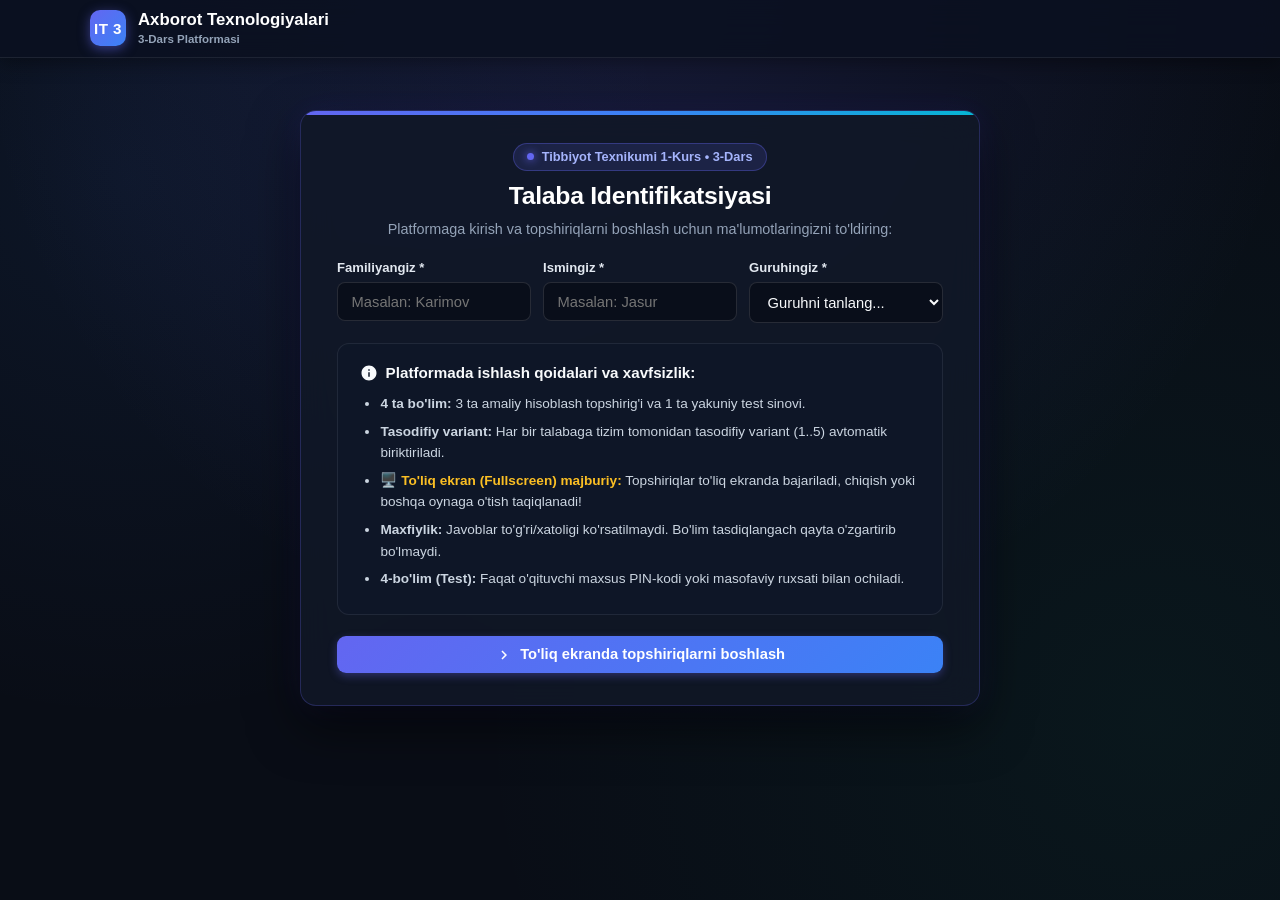
<file: index.html>
<!DOCTYPE html>
<html lang="uz">
<head>
  <meta charset="UTF-8">
  <meta name="viewport" content="width=device-width, initial-scale=1.0">
  <title>3-Dars: Axborot Texnologiyalari — O'quv va Test Platformasi</title>
  <link rel="stylesheet" href="css/style.css?v=20260913_dark">
  <link rel="stylesheet" href="css/student.css?v=20260913_dark">
  <link rel="icon" type="image/svg+xml" href="data:image/svg+xml,<svg xmlns='http://www.w3.org/2000/svg' viewBox='0 0 24 24' fill='%234f46e5'><path d='M12 3L1 9l11 6 9-4.91V17h2V9L12 3zm0 12.55L4.47 11 12 6.89 19.53 11 12 15.55zM6 15.5v3.45c0 2.21 2.69 4 6 4s6-1.79 6-4v-3.45c-1.57 1.02-3.66 1.55-6 1.55s-4.43-.53-6-1.55z'/></svg>">
</head>
<body oncontextmenu="return false;" oncopy="return false;" oncut="return false;" onpaste="return false;">

  <!-- Yuqori Header -->
  <header class="app-header">
    <div class="header-container">
      <div class="logo-area">
        <div class="logo-icon">IT 3</div>
        <div class="logo-text">
          <h1>Axborot Texnologiyalari</h1>
          <p>3-Dars Platformasi</p>
        </div>
      </div>

      <!-- Sessiya faol bo'lganda ko'rinuvchi talaba ma'lumotlari -->
      <div id="headerMeta" class="header-meta" style="display: none;">
        <div class="user-badge user-badge-name" title="Talaba">
          <svg class="icon icon-sm" viewBox="0 0 24 24"><path d="M12 12c2.21 0 4-1.79 4-4s-1.79-4-4-4-4 1.79-4 4 1.79 4 4 4zm0 2c-2.67 0-8 1.34-8 4v2h16v-2c0-2.66-5.33-4-8-4z"/></svg>
          <span id="userNameDisplay">Talaba</span>
        </div>

        <div class="user-badge user-badge-group" title="Guruh">
          <span id="userGroupDisplay">26-01-guruh</span>
        </div>

        <div class="user-badge user-badge-variant" id="userVariantBadge" title="Variant">
          <span id="userVariantDisplay">1-variant</span>
        </div>

        <div id="currentSectionBadge" class="timer-badge">
          1-Bo'lim
        </div>
      </div>

      <div style="display: flex; align-items: center; gap: 0.5rem; margin-left: auto;">
        <button type="button" id="btnLogout" class="btn-logout" style="display: none;" title="Tizimdan chiqish — keyingi talaba kirishi uchun">
          <svg class="icon icon-sm" viewBox="0 0 24 24"><path d="M17 7l-1.41 1.41L18.17 11H8v2h10.17l-2.58 2.58L17 17l5-5zM4 5h8V3H4c-1.1 0-2 .9-2 2v14c0 1.1.9 2 2 2h8v-2H4V5z"/></svg>
          Chiqish
        </button>
      </div>
    </div>
  </header>

  <main class="main-wrapper" style="max-width: 1060px; margin: 1.25rem auto; padding: 0 1rem; width: 100%;">

    <!-- 1-KO'RINISh: TALABA MA'LUMOTLARINI KIRITISH (LOGIN) -->
    <div id="viewRegister" class="view-screen active">
      <div class="card index-card cyber-register-card">
        <div class="register-header">
          <div class="cyber-badge-wrap">
            <span class="cyber-badge"><span class="cyber-badge-dot"></span> Tibbiyot Texnikumi 1-Kurs &bull; 3-Dars</span>
          </div>
          <h2 class="register-title">Talaba Identifikatsiyasi</h2>
          <p class="register-desc">
            Platformaga kirish va topshiriqlarni boshlash uchun ma'lumotlaringizni to'ldiring:
          </p>
        </div>

        <form id="studentForm" novalidate>
          <div class="index-grid register-grid-3">
            <div class="form-group">
              <label class="form-label" for="lastName">Familiyangiz *</label>
              <input type="text" id="lastName" class="form-input" placeholder="Masalan: Karimov" autocomplete="off" required>
            </div>

            <div class="form-group">
              <label class="form-label" for="firstName">Ismingiz *</label>
              <input type="text" id="firstName" class="form-input" placeholder="Masalan: Jasur" autocomplete="off" required>
            </div>

            <div class="form-group">
              <label class="form-label" for="studentGroupSelect">Guruhingiz *</label>
              <select id="studentGroupSelect" class="form-input" required>
                <option value="">Guruhni tanlang...</option>
                <option value="26-01">26-01-guruh</option>
                <option value="26-02">26-02-guruh</option>
                <option value="26-03">26-03-guruh</option>
                <option value="26-04">26-04-guruh</option>
                <option value="26-05">26-05-guruh</option>
                <option value="26-06">26-06-guruh</option>
                <option value="26-07">26-07-guruh</option>
              </select>
            </div>
          </div>

          <div class="rules-box cyber-rules-box">
            <h4 class="rules-title">
              <svg class="icon" viewBox="0 0 24 24"><path d="M12 2C6.48 2 2 6.48 2 12s4.48 10 10 10 10-4.48 10-10S17.52 2 12 2zm1 15h-2v-6h2v6zm0-8h-2V7h2v2z"/></svg>
              Platformada ishlash qoidalari va xavfsizlik:
            </h4>
            <ul class="rules-list">
              <li><strong>4 ta bo'lim:</strong> 3 ta amaliy hisoblash topshirig'i va 1 ta yakuniy test sinovi.</li>
              <li><strong>Tasodifiy variant:</strong> Har bir talabaga tizim tomonidan tasodifiy variant (1..5) avtomatik biriktiriladi.</li>
              <li><strong class="highlight-warning">🖥️ To'liq ekran (Fullscreen) majburiy:</strong> Topshiriqlar to'liq ekranda bajariladi, chiqish yoki boshqa oynaga o'tish taqiqlanadi!</li>
              <li><strong>Maxfiylik:</strong> Javoblar to'g'ri/xatoligi ko'rsatilmaydi. Bo'lim tasdiqlangach qayta o'zgartirib bo'lmaydi.</li>
              <li><strong>4-bo'lim (Test):</strong> Faqat o'qituvchi maxsus PIN-kodi yoki masofaviy ruxsati bilan ochiladi.</li>
            </ul>
          </div>

          <button type="submit" class="btn btn-primary btn-start-platform">
            <svg class="icon" viewBox="0 0 24 24"><path d="M10 6L8.59 7.41 13.17 12l-4.58 4.59L10 18l6-6z"/></svg>
            To'liq ekranda topshiriqlarni boshlash
          </button>
        </form>
      </div>
    </div>

    <!-- 2-KO'RINISh: ASOSIY PLATFORMA (BO'LIMLAR) -->
    <div id="viewPlatform" style="display: none;">

      <!-- Bo'limlar navigatsiyasi (Zanjir) -->
      <nav class="steps-container">
        <div class="step-item active" data-step="1">
          <div class="step-num">1</div>
          <div class="step-info">
            <span class="step-title">O'lchov birliklari</span>
            <span class="step-sub" data-step-count="1">...</span>
          </div>
        </div>

        <div class="step-item locked" data-step="2">
          <div class="step-num">2</div>
          <div class="step-info">
            <span class="step-title">2-likdan 10-likka</span>
            <span class="step-sub" data-step-count="2">...</span>
          </div>
        </div>

        <div class="step-item locked" data-step="3">
          <div class="step-num">3</div>
          <div class="step-info">
            <span class="step-title">10-likdan 2-likka</span>
            <span class="step-sub" data-step-count="3">...</span>
          </div>
        </div>

        <div class="step-item locked" data-step="4">
          <div class="step-num">4</div>
          <div class="step-info">
            <span class="step-title">Yakuniy Test</span>
            <span class="step-sub" data-step-count="4">...</span>
          </div>
        </div>

        <div class="step-item locked" data-step="5">
          <div class="step-num">★</div>
          <div class="step-info">
            <span class="step-title">Umumiy Natija</span>
            <span class="step-sub">Baholash</span>
          </div>
        </div>
      </nav>

      <!-- AMALIY BO'LIMLAR KONTEYNERI (1, 2, 3) -->
      <div id="practicalSectionView">
        <div class="section-intro-card">
          <div class="section-head">
            <div class="section-title-wrap">
              <div id="practicalSecIcon" class="section-icon-box"></div>
              <div>
                <h3 id="practicalSecTitle" style="font-size: 1.2rem; font-weight: 850; color: var(--dark);">1-Bo'lim</h3>
                <p id="practicalSecSub" style="font-size: 0.85rem; color: var(--text-muted);"></p>
              </div>
            </div>
          </div>
          <div id="practicalSecRule" class="section-rule-box"></div>
        </div>

        <!-- 10 ta savol kartochkalari -->
        <div id="practicalQuestionsGrid" class="questions-grid">
          <!-- Savollar JS orqali joylanadi -->
        </div>

        <!-- Pastki tasdiqlash paneli -->
        <div class="submit-action-card">
          <div id="practicalStatusText" class="action-status-text">
            Javob berildi: <strong>0</strong> ta. Yozib bo'lgach "Tasdiqlash" tugmasini bosing.
          </div>
          <button type="button" id="btnSubmitPractical" class="btn btn-primary" style="padding: 0.75rem 1.6rem; font-size: 0.95rem;">
            <svg class="icon" viewBox="0 0 24 24"><path d="M14.4 6L14 4H5v17h2v-7h5.6l.4 2h7V6z"/></svg>
            Bo'limni tasdiqlash va yakunlash
          </button>
        </div>
      </div>

      <!-- 4-BO'LIM TEST KONTEYNERI -->
      <div id="testSectionView" style="display: none;">
        
        <!-- A) Test qulflangan holati -->
        <div id="testLockCard" class="locked-test-screen">
          <div class="lock-glow-orb">
            <div class="lock-big-icon">
              <svg viewBox="0 0 24 24"><path d="M18 8h-1V6c0-2.76-2.24-5-5-5S7 3.24 7 6v2H6c-1.1 0-2 .9-2 2v10c0 1.1.9 2 2 2h12c1.1 0 2-.9 2-2V10c0-1.1-.9-2-2-2zm-6 9c-1.1 0-2-.9-2-2s.9-2 2-2 2 .9 2 2-.9 2-2 2zm3.1-9H8.9V6c0-1.71 1.39-3.1 3.1-3.1 1.71 0 3.1 1.39 3.1 3.1v2z"/></svg>
            </div>
          </div>
          <div class="cyber-lock-badge">
            <span class="cyber-badge-dot"></span> 4-BO'LIM &bull; YAKUNIY TEST SINOVI
          </div>
          <h3 class="lock-title">Test Sinovi Qulflangan</h3>
          <p class="lock-desc">
            Ushbu bo'lim faqat o'qituvchi maxsus ruxsati bilan ochiladi. O'qituvchi bergan 4 xonali PIN-kodni kiriting yoki o'qituvchining masofadan ruxsat berishini kuting:
          </p>

          <div class="pin-input-group">
            <input type="password" id="testPinInput" class="pin-input-box" maxlength="6" placeholder="••••" autocomplete="off">
            <button type="button" id="btnVerifyPin" class="btn btn-primary btn-verify-pin">
              Ruxsat olish &rarr;
            </button>
          </div>
          <div id="pinErrorMessage" class="pin-error-msg"></div>

          <div class="lock-remote-status">
            <span class="remote-pulse-dot"></span>
            <span>O'qituvchi ruxsati kutilmoqda (avtomatik yangilanadi)...</span>
          </div>
        </div>

        <!-- B) Test faol holati -->
        <div id="testActiveCard" style="display: none;">
          <div class="card test-session-card">
            <div class="test-top-bar">
              <div class="test-counter-label">
                Savol: <span id="testQuestionCounter">1 / 20</span>
              </div>
              <div class="timer-badge test-timer-box">
                <svg class="icon" viewBox="0 0 24 24"><path d="M12 2C6.5 2 2 6.5 2 12s4.5 10 10 10 10-4.5 10-10S17.5 2 12 2zm0 18c-4.41 0-8-3.59-8-8s3.59-8 8-8 8 3.59 8 8-3.59 8-8 8zm.5-13H11v6l5.2 3.1.8-1.3-4.5-2.7V7z"/></svg>
                <span id="testTimerDisplay">25:00</span>
              </div>
            </div>

            <!-- Progress bar -->
            <div class="test-progress-bar">
              <div id="testProgressFill" class="test-progress-fill"></div>
            </div>

            <!-- Savollar palitrasi (1..20) -->
            <div id="testPalette" class="palette-container"></div>

            <!-- Savol matni -->
            <div id="testQuestionText" class="question-text">
              Savol yuklanmoqda...
            </div>

            <!-- 4 ta variant (A, B, C, D) -->
            <div id="testOptionsContainer" class="options-grid test-options-wrap"></div>

            <!-- Navigatsiya tugmalari -->
            <div class="test-nav-bar">
              <button type="button" id="btnTestPrev" class="btn btn-secondary">
                &larr; Oldingi
              </button>
              <button type="button" id="btnFinishTest" class="btn btn-danger">
                Testni yakunlash
              </button>
              <button type="button" id="btnTestNext" class="btn btn-primary">
                Keyingi &rarr;
              </button>
            </div>
          </div>
        </div>

      </div>

      <!-- 5-KO'RINISh: YAKUNIY UMUMIY NATIJA -->
      <div id="finalSummaryView" style="display: none;">
        <div class="card final-summary-card">
          <div class="summary-check-circle">
            <svg viewBox="0 0 24 24"><path d="M12 2C6.48 2 2 6.48 2 12s4.48 10 10 10 10-4.48 10-10S17.52 2 12 2zm-2 15l-5-5 1.41-1.41L10 14.17l7.59-7.59L19 8l-9 9z"/></svg>
          </div>

          <h2 class="summary-heading">
            Barcha Topshiriqlar Yakunlandi!
          </h2>
          <p class="summary-student-line">
            <span id="resStudentName">-</span> &bull; 
            <span id="resStudentGroup">-</span> &bull; 
            <span id="resStudentVariant">1-variant</span>
          </p>

          <!-- 4 ta bo'lim bo'yicha hisobot gridi -->
          <div class="summary-results-grid">
            <div class="summary-score-box">
              <h5>1-Bo'lim (O'lchov)</h5>
              <div id="scoreSec1" class="score-val">-</div>
            </div>
            <div class="summary-score-box">
              <h5>2-Bo'lim (2→10)</h5>
              <div id="scoreSec2" class="score-val">-</div>
            </div>
            <div class="summary-score-box">
              <h5>3-Bo'lim (10→2)</h5>
              <div id="scoreSec3" class="score-val">-</div>
            </div>
            <div class="summary-score-box">
              <h5>4-Bo'lim (Test)</h5>
              <div id="scoreSec4" class="score-val">-</div>
            </div>
          </div>

          <!-- Umumiy to'plangan ball va Baho -->
          <div class="summary-score-banner">
            <div class="summary-banner-label">Umumiy natija:</div>
            <div class="summary-banner-score">
              <span id="resTotalCorrect">-</span> 
              <span class="summary-banner-pct">(<span id="resPercent">0%</span>)</span>
            </div>
            <div>
              <span id="resGradeBadge" class="badge badge-success grade-badge-large">
                5 — A'lo
              </span>
            </div>
          </div>

          <p class="summary-footnote">
            * Natijalaringiz o'qituvchi admin paneliga va Google Sheets jadvaliga avtomatik ravishda saqlandi.
          </p>
        </div>
      </div>

    </div>
  </main>

  <!-- Bo'lim Yakunlanganida Chiquvchi Modal -->
  <div id="sectionCompleteModal" class="modal-overlay">
    <div class="modal-box section-modal-box">
      <div class="modal-complete-icon">
        <svg viewBox="0 0 24 24"><path d="M12 2C6.48 2 2 6.48 2 12s4.48 10 10 10 10-4.48 10-10S17.52 2 12 2zm-2 15l-5-5 1.41-1.41L10 14.17l7.59-7.59L19 8l-9 9z"/></svg>
      </div>
      <h3 id="modalSecTitle" class="modal-sec-title">Bo'lim yakunlandi!</h3>
      <div id="modalSecScore" class="modal-sec-score">-</div>
      <p class="modal-sec-desc">
        Ushbu bo'lim muvaffaqiyatli saqlandi va qulflanadi. Yonizdagi talabalarga ko'rinmasligi uchun to'g'ri javoblar ko'rsatilmaydi.
      </p>
      <button type="button" id="btnModalNextSec" class="btn btn-primary modal-next-btn">
        Keyingi bo'limga o'tish &rarr;
      </button>
    </div>
  </div>

  <!-- To'liq ekrandan chiqqanda to'suvchi Xavfsizlik Modali (Anti-Cheat Fullscreen Enforcer) -->
  <div id="fullscreenWarningModal" class="fullscreen-blocker-overlay" style="display: none;">
    <div class="fullscreen-blocker-box">
      <div class="blocker-icon-wrap">
        <svg viewBox="0 0 24 24"><path d="M12 2C6.48 2 2 6.48 2 12s4.48 10 10 10 10-4.48 10-10S17.52 2 12 2zm1 15h-2v-2h2v2zm0-4h-2V7h2v6z"/></svg>
      </div>
      <div class="blocker-badge">XAVFSIZLIK TALABI</div>
      <h2 class="blocker-title">To'liq Ekran Rejimi Majburiy!</h2>
      <p class="blocker-desc">
        Siz to'liq ekran rejimidan chiqdingiz yoki boshqa oynaga o'tdingiz.<br>
        Platforma qoidalariga ko'ra, topshiriqlar faqat <strong>To'liq ekran (Fullscreen)</strong> rejimida bajarilishi shart.
      </p>
      <p class="blocker-sub">
        Davom etish uchun quyidagi tugmani bosing va ekranni to'liq rejimga qaytaring:
      </p>
      <button type="button" id="btnResumeFullscreen" class="btn btn-primary btn-resume-fs">
        <svg class="icon" viewBox="0 0 24 24"><path d="M7 14H5v5h5v-2H7v-3zm-2-4h2V7h3V5H5v5zm12 7h-3v2h5v-5h-2v3zM14 5v2h3v3h2V5h-5z"/></svg>
        To'liq ekranga qaytish
      </button>
    </div>
  </div>

  <!-- Chiroyli Cyber Bildirishnoma va Tasdiqlash Modali (In-DOM, Fullscreendan chiqarmaydi) -->
  <div id="cyberDialogModal" class="cyber-dialog-overlay" style="display: none;">
    <div class="cyber-dialog-box">
      <div class="cyber-dialog-icon-wrap" id="cyberDialogIconWrap">
        <svg id="cyberDialogIcon" viewBox="0 0 24 24"><path d="M12 2C6.48 2 2 6.48 2 12s4.48 10 10 10 10-4.48 10-10S17.52 2 12 2zm1 15h-2v-2h2v2zm0-4h-2V7h2v6z"/></svg>
      </div>
      <div class="cyber-dialog-badge" id="cyberDialogBadge">BILDIRISHNOMA</div>
      <h3 class="cyber-dialog-title" id="cyberDialogTitle">Diqqat!</h3>
      <div class="cyber-dialog-message" id="cyberDialogMessage">Avval 1-bo'limni yakunlashingiz kerak!</div>
      <div class="cyber-dialog-actions" id="cyberDialogActions">
        <button type="button" id="btnCyberDialogCancel" class="btn btn-outline cyber-dialog-btn-cancel" style="display: none;">
          Bekor qilish
        </button>
        <button type="button" id="btnCyberDialogOk" class="btn btn-primary cyber-dialog-btn-ok">
          Tushundim
        </button>
      </div>
    </div>
  </div>

  <!-- Skriptlar -->
  <script src="js/config.js?v=20260914_2"></script>
  <script src="js/exercises.js?v=20260914_2"></script>
  <script src="js/questions.js?v=20260914_2"></script>
  <script src="js/student.js?v=20260914_2"></script>
</body>
</html>
</file>
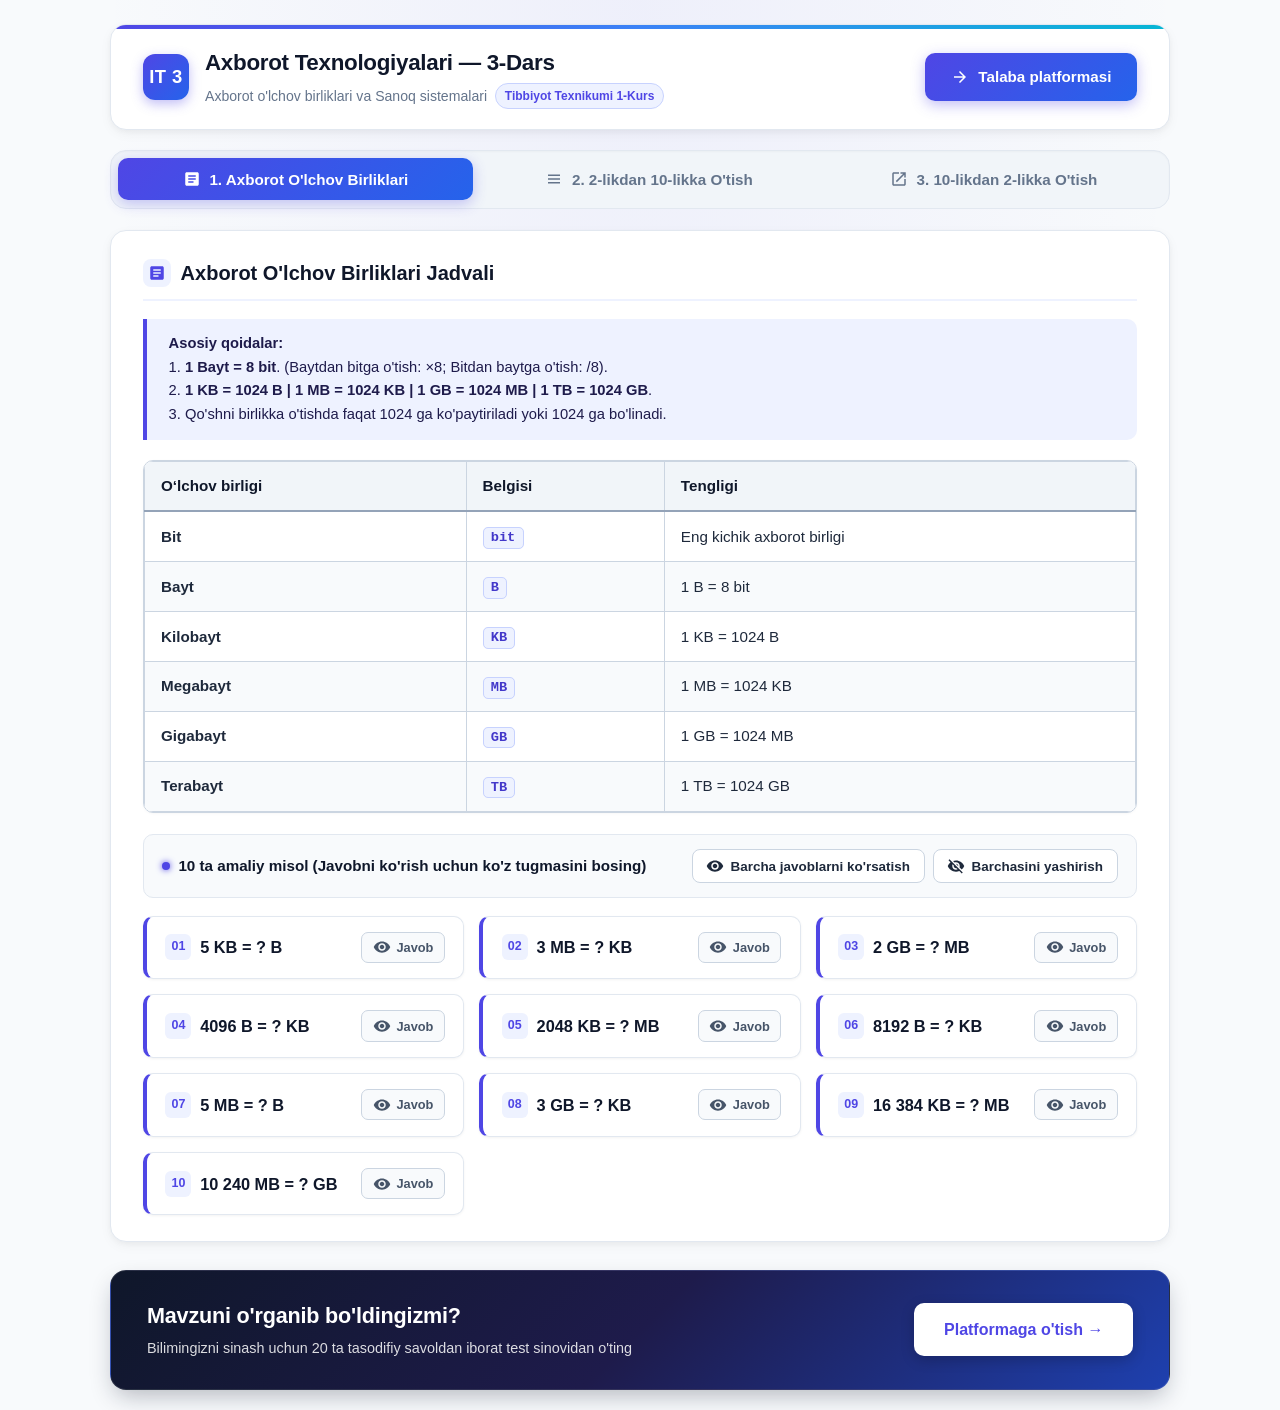
<file: dars.html>
<!DOCTYPE html>
<html lang="uz">
<head>
  <meta charset="UTF-8">
  <meta name="viewport" content="width=device-width, initial-scale=1.0">
  <title>Axborot Texnologiyalari — 3-Dars: O'lchov Birliklari va Sanoq Sistemalari</title>
  <link rel="icon" type="image/svg+xml" href="data:image/svg+xml,<svg xmlns='http://www.w3.org/2000/svg' viewBox='0 0 24 24' fill='%234f46e5'><path d='M18 2H6c-1.1 0-2 .9-2 2v16c0 1.1.9 2 2 2h12c1.1 0 2-.9 2-2V4c0-1.1-.9-2-2-2zM6 4h5v8l-2.5-1.5L6 12V4z'/></svg>">
  <style>
    :root {
      --primary: #4f46e5;
      --primary-hover: #4338ca;
      --primary-gradient: linear-gradient(135deg, #4f46e5 0%, #2563eb 100%);
      --primary-light: #eef2ff;
      --primary-border: #c7d2fe;
      --success: #10b981;
      --success-light: #ecfdf5;
      --dark: #0f172a;
      --text: #1e293b;
      --muted: #64748b;
      --bg: #f8fafc;
      --card: #ffffff;
      --border: #e2e8f0;
      --table-border: #cbd5e1;
      --radius: 12px;
      --radius-lg: 16px;
      --shadow-sm: 0 1px 3px rgba(0,0,0,0.05);
      --shadow: 0 4px 14px -2px rgba(0, 0, 0, 0.06), 0 2px 6px -1px rgba(0, 0, 0, 0.04);
      --shadow-lg: 0 12px 28px -6px rgba(0, 0, 0, 0.08);
    }

    * {
      box-sizing: border-box;
      margin: 0;
      padding: 0;
      font-family: -apple-system, BlinkMacSystemFont, "Segoe UI", Roboto, "Helvetica Neue", Arial, sans-serif;
    }

    body {
      background-color: var(--bg);
      background-image: radial-gradient(at 50% 0%, rgba(79, 70, 229, 0.06) 0px, transparent 60%);
      color: var(--text);
      line-height: 1.6;
      padding: 1.5rem;
    }

    .container {
      max-width: 1060px;
      margin: 0 auto;
    }

    /* Header: Floating Premium Card */
    header {
      background: var(--card);
      border: 1px solid var(--border);
      border-radius: var(--radius-lg);
      padding: 1.25rem 2rem;
      margin-bottom: 1.25rem;
      display: flex;
      justify-content: space-between;
      align-items: center;
      box-shadow: var(--shadow);
      flex-wrap: wrap;
      gap: 1.2rem;
      position: relative;
      overflow: hidden;
    }

    header::before {
      content: '';
      position: absolute;
      top: 0;
      left: 0;
      right: 0;
      height: 4px;
      background: linear-gradient(90deg, #4f46e5, #3b82f6, #06b6d4);
    }

    .header-brand {
      display: flex;
      align-items: center;
      gap: 1rem;
    }

    .brand-icon {
      width: 46px;
      height: 46px;
      border-radius: 12px;
      background: var(--primary-gradient);
      color: #ffffff;
      display: flex;
      align-items: center;
      justify-content: center;
      font-weight: 900;
      font-size: 1.15rem;
      box-shadow: 0 4px 12px rgba(79, 70, 229, 0.35);
      letter-spacing: 0.5px;
      flex-shrink: 0;
    }

    .header-title h1 {
      font-size: 1.4rem;
      color: var(--dark);
      font-weight: 850;
      letter-spacing: -0.3px;
    }

    .header-title p {
      font-size: 0.88rem;
      color: var(--muted);
      margin-top: 0.15rem;
      display: flex;
      align-items: center;
      gap: 0.5rem;
      flex-wrap: wrap;
    }

    .badge-tag {
      background: #eef2ff;
      color: var(--primary);
      border: 1px solid var(--primary-border);
      padding: 0.15rem 0.55rem;
      border-radius: 20px;
      font-size: 0.75rem;
      font-weight: 750;
    }

    .btn-test {
      display: inline-flex;
      align-items: center;
      gap: 0.6rem;
      background: var(--primary-gradient);
      color: white;
      text-decoration: none;
      padding: 0.75rem 1.6rem;
      border-radius: 10px;
      font-size: 0.95rem;
      font-weight: 800;
      box-shadow: 0 4px 14px rgba(79, 70, 229, 0.35);
      transition: all 0.2s cubic-bezier(0.4, 0, 0.2, 1);
    }

    .btn-test:hover {
      transform: translateY(-2px);
      box-shadow: 0 6px 20px rgba(79, 70, 229, 0.45);
    }

    .btn-test:active {
      transform: translateY(0);
    }

    /* Tabs Navigation: Segmented Modern Control */
    .tabs-nav {
      display: flex;
      gap: 0.5rem;
      margin-bottom: 1.35rem;
      background: #f1f5f9;
      padding: 0.45rem;
      border-radius: var(--radius-lg);
      border: 1px solid var(--border);
      box-shadow: inset 0 1px 2px rgba(0,0,0,0.03);
    }

    .tab-btn {
      display: inline-flex;
      align-items: center;
      justify-content: center;
      gap: 0.55rem;
      padding: 0.75rem 1.25rem;
      background: transparent;
      border: none;
      border-radius: 10px;
      font-size: 0.95rem;
      font-weight: 750;
      color: #64748b;
      cursor: pointer;
      transition: all 0.2s cubic-bezier(0.4, 0, 0.2, 1);
      flex: 1 1 auto;
    }

    .tab-btn:hover {
      color: var(--dark);
      background: rgba(255, 255, 255, 0.6);
    }

    .tab-btn.active {
      background: var(--primary-gradient);
      color: #ffffff;
      box-shadow: 0 4px 14px rgba(79, 70, 229, 0.3);
    }

    .tab-content {
      display: none;
      animation: fadeIn 0.25s cubic-bezier(0.4, 0, 0.2, 1);
    }

    .tab-content.active {
      display: block;
    }

    @keyframes fadeIn {
      from { opacity: 0; transform: translateY(6px); }
      to { opacity: 1; transform: translateY(0); }
    }

    /* Section Card */
    .section-card {
      background: var(--card);
      border: 1px solid var(--border);
      border-radius: var(--radius-lg);
      padding: 1.6rem 2rem;
      margin-bottom: 1.35rem;
      box-shadow: var(--shadow);
    }

    .section-title {
      font-size: 1.25rem;
      font-weight: 850;
      color: var(--dark);
      border-bottom: 2px solid var(--primary-light);
      padding-bottom: 0.65rem;
      margin-bottom: 1.1rem;
      display: flex;
      align-items: center;
      gap: 0.6rem;
    }

    .title-icon {
      width: 28px;
      height: 28px;
      border-radius: 8px;
      background: var(--primary-light);
      color: var(--primary);
      display: inline-flex;
      align-items: center;
      justify-content: center;
    }

    .info-rule {
      background: #eef2ff;
      border-left: 4px solid var(--primary);
      padding: 0.85rem 1.35rem;
      border-radius: 0 10px 10px 0;
      font-size: 0.92rem;
      margin-bottom: 1.25rem;
      color: #1e1b4b;
      line-height: 1.6;
    }

    /* Jadval */
    .table-responsive {
      border: 1.5px solid var(--table-border);
      border-radius: 10px;
      overflow: hidden;
      margin-top: 0.75rem;
      margin-bottom: 1.35rem;
      box-shadow: 0 1px 3px rgba(0,0,0,0.03);
    }

    table {
      width: 100%;
      border-collapse: collapse;
      font-size: 0.95rem;
    }

    th, td {
      padding: 0.75rem 1rem;
      text-align: left;
      border: 1px solid var(--table-border);
    }

    th {
      background: #f1f5f9;
      color: var(--dark);
      font-weight: 800;
      border-bottom: 2px solid #94a3b8;
    }

    tbody tr:nth-child(even) {
      background: #f8fafc;
    }

    tbody tr:hover {
      background: #eff6ff;
    }

    /* Toolbar */
    .tab-toolbar {
      display: flex;
      justify-content: space-between;
      align-items: center;
      flex-wrap: wrap;
      gap: 0.75rem;
      margin: 1.35rem 0 1.1rem 0;
      padding: 0.85rem 1.15rem;
      background: #f8fafc;
      border: 1px solid var(--border);
      border-radius: 10px;
    }

    .tab-counter {
      font-size: 0.95rem;
      font-weight: 800;
      color: var(--dark);
      display: flex;
      align-items: center;
      gap: 0.5rem;
    }

    .counter-dot {
      width: 8px;
      height: 8px;
      border-radius: 50%;
      background: var(--primary);
      box-shadow: 0 0 6px var(--primary);
    }

    .tab-actions {
      display: flex;
      gap: 0.5rem;
      flex-wrap: wrap;
    }

    .btn-action {
      display: inline-flex;
      align-items: center;
      gap: 0.4rem;
      background: #ffffff;
      border: 1.5px solid #cbd5e1;
      border-radius: 8px;
      padding: 0.45rem 0.85rem;
      font-size: 0.84rem;
      font-weight: 750;
      color: var(--text);
      cursor: pointer;
      transition: all 0.2s cubic-bezier(0.4, 0, 0.2, 1);
    }

    .btn-action:hover {
      background: #f1f5f9;
      border-color: #94a3b8;
      color: var(--primary);
      transform: translateY(-1px);
    }

    /* Tasks grid */
    .tasks-grid {
      display: grid;
      grid-template-columns: repeat(auto-fit, minmax(300px, 1fr));
      gap: 0.95rem;
      margin-top: 0.85rem;
    }

    .task-item {
      background: #ffffff;
      border: 1px solid var(--border);
      border-left: 4px solid var(--primary);
      border-radius: 10px;
      padding: 0.95rem 1.15rem;
      box-shadow: var(--shadow-sm);
      transition: all 0.2s cubic-bezier(0.4, 0, 0.2, 1);
    }

    .task-item:hover {
      border-color: #cbd5e1;
      border-left-color: var(--primary);
      transform: translateY(-2px);
      box-shadow: 0 8px 20px rgba(0,0,0,0.06);
    }

    .task-header {
      display: flex;
      justify-content: space-between;
      align-items: center;
      gap: 0.6rem;
    }

    .task-q-wrap {
      display: flex;
      align-items: center;
      gap: 0.55rem;
    }

    .q-num {
      width: 26px;
      height: 26px;
      border-radius: 6px;
      background: #eef2ff;
      color: var(--primary);
      font-size: 0.78rem;
      font-weight: 850;
      display: flex;
      align-items: center;
      justify-content: center;
      flex-shrink: 0;
    }

    .task-q {
      font-size: 1.02rem;
      font-weight: 800;
      color: var(--dark);
    }

    .btn-eye {
      display: inline-flex;
      align-items: center;
      gap: 0.35rem;
      background: #f8fafc;
      border: 1.5px solid #cbd5e1;
      border-radius: 7px;
      padding: 0.35rem 0.65rem;
      font-size: 0.8rem;
      font-weight: 750;
      color: #475569;
      cursor: pointer;
      transition: all 0.2s cubic-bezier(0.4, 0, 0.2, 1);
      flex-shrink: 0;
    }

    .btn-eye:hover {
      background: #eff6ff;
      color: var(--primary);
      border-color: var(--primary);
      transform: translateY(-1px);
    }

    .btn-eye.active {
      background: var(--primary-gradient);
      color: #ffffff;
      border-color: transparent;
      box-shadow: 0 2px 6px rgba(79, 70, 229, 0.35);
    }

    .task-answer-box {
      margin-top: 0.75rem;
      padding-top: 0.75rem;
      border-top: 1px dashed #cbd5e1;
      animation: slideDown 0.22s cubic-bezier(0.4, 0, 0.2, 1);
    }

    @keyframes slideDown {
      from { opacity: 0; transform: translateY(-4px); }
      to { opacity: 1; transform: translateY(0); }
    }

    .task-step {
      font-size: 0.85rem;
      color: var(--muted);
      margin-bottom: 0.35rem;
      background: #f8fafc;
      padding: 0.35rem 0.65rem;
      border-radius: 6px;
      border: 1px solid #f1f5f9;
    }

    .ans-badge {
      display: inline-block;
      background: #ecfdf5;
      border: 1px solid #a7f3d0;
      color: #065f46;
      font-size: 0.95rem;
      font-weight: 850;
      padding: 0.3rem 0.75rem;
      border-radius: 6px;
    }

    .code-pill {
      font-family: ui-monospace, SFMono-Regular, Menlo, Monaco, Consolas, monospace;
      background: #eef2ff;
      color: #4338ca;
      border: 1px solid #c7d2fe;
      padding: 0.15rem 0.45rem;
      border-radius: 5px;
      font-size: 0.9em;
      font-weight: 750;
    }

    .icon {
      width: 18px;
      height: 18px;
      fill: currentColor;
      vertical-align: middle;
    }

    /* Banner CTA: Deep Gradient Hero Card */
    .banner-cta {
      background: linear-gradient(135deg, #0f172a 0%, #1e1b4b 50%, #1e40af 100%);
      color: white;
      border-radius: var(--radius-lg);
      padding: 1.75rem 2.25rem;
      margin-top: 1.75rem;
      display: flex;
      justify-content: space-between;
      align-items: center;
      flex-wrap: wrap;
      gap: 1.25rem;
      box-shadow: 0 10px 25px -5px rgba(15, 23, 42, 0.3);
      border: 1px solid rgba(255, 255, 255, 0.1);
    }

    .banner-cta h3 {
      font-size: 1.35rem;
      font-weight: 850;
      letter-spacing: -0.2px;
    }

    .banner-cta p {
      font-size: 0.9rem;
      opacity: 0.85;
      margin-top: 0.25rem;
    }

    .banner-cta a {
      background: #ffffff;
      color: var(--primary);
      text-decoration: none;
      padding: 0.85rem 1.85rem;
      border-radius: 10px;
      font-weight: 850;
      font-size: 1rem;
      box-shadow: 0 4px 14px rgba(0, 0, 0, 0.2);
      transition: all 0.2s cubic-bezier(0.4, 0, 0.2, 1);
    }

    .banner-cta a:hover {
      transform: translateY(-2px);
      box-shadow: 0 6px 20px rgba(255, 255, 255, 0.3);
    }

    @media (max-width: 768px) {
      body { padding: 0.75rem; }
      header { padding: 1rem 1.25rem; }
      .section-card { padding: 1.25rem 1.25rem; }
      .tabs-nav { flex-direction: column; }
    }
  </style>
</head>
<body>

  <div class="container">
    <!-- Header: Floating Premium Card -->
    <header>
      <div class="header-brand">
        <div class="brand-icon">IT 3</div>
        <div class="header-title">
          <h1>Axborot Texnologiyalari — 3-Dars</h1>
          <p>
            <span>Axborot o'lchov birliklari va Sanoq sistemalari</span>
            <span class="badge-tag">Tibbiyot Texnikumi 1-Kurs</span>
          </p>
        </div>
      </div>
      <div style="display: flex; align-items: center; gap: 0.6rem; flex-wrap: wrap;">
        <!-- Eslatma: bu sahifa proyektorda va talaba oynasidan ochiladi,
             shuning uchun admin panelga havola bu yerda BO'LMASLIGI kerak. -->
        <a href="index.html" class="btn-test">
          <svg class="icon" viewBox="0 0 24 24"><path d="M12 4l-1.41 1.41L16.17 11H4v2h12.17l-5.58 5.59L12 20l8-8z"/></svg>
          Talaba platformasi
        </a>
      </div>
    </header>

    <!-- Tab Navigatsiyasi -->
    <nav class="tabs-nav">
      <button class="tab-btn active" onclick="switchTab(0)">
        <svg class="icon" viewBox="0 0 24 24"><path d="M19 3H5c-1.1 0-2 .9-2 2v14c0 1.1.9 2 2 2h14c1.1 0 2-.9 2-2V5c0-1.1-.9-2-2-2zm-5 14H7v-2h7v2zm3-4H7v-2h10v2zm0-4H7V7h10v2z"/></svg>
        1. Axborot O'lchov Birliklari
      </button>
      <button class="tab-btn" onclick="switchTab(1)">
        <svg class="icon" viewBox="0 0 24 24"><path d="M4 6h16v2H4zm0 5h16v2H4zm0 5h16v2H4z"/></svg>
        2. 2-likdan 10-likka O'tish
      </button>
      <button class="tab-btn" onclick="switchTab(2)">
        <svg class="icon" viewBox="0 0 24 24"><path d="M19 19H5V5h7V3H5c-1.11 0-2 .9-2 2v14c0 1.1.89 2 2 2h14c1.1 0 2-.9 2-2v-7h-2v7zM14 3v2h3.59l-9.83 9.83 1.41 1.41L19 6.41V10h2V3h-7z"/></svg>
        3. 10-likdan 2-likka O'tish
      </button>
    </nav>

    <!-- 1-TAB: AXBOROT O'LCHOV BIRLIKLARI -->
    <main id="tab-0" class="tab-content active">
      <section class="section-card">
        <h2 class="section-title">
          <span class="title-icon">
            <svg class="icon" viewBox="0 0 24 24"><path d="M19 3H5c-1.1 0-2 .9-2 2v14c0 1.1.9 2 2 2h14c1.1 0 2-.9 2-2V5c0-1.1-.9-2-2-2zm-5 14H7v-2h7v2zm3-4H7v-2h10v2zm0-4H7V7h10v2z"/></svg>
          </span>
          Axborot O'lchov Birliklari Jadvali
        </h2>

        <div class="info-rule">
          <strong>Asosiy qoidalar:</strong>
          <br>1. <strong>1 Bayt = 8 bit</strong>. (Baytdan bitga o'tish: &times;8; Bitdan baytga o'tish: /8).
          <br>2. <strong>1 KB = 1024 B | 1 MB = 1024 KB | 1 GB = 1024 MB | 1 TB = 1024 GB</strong>.
          <br>3. Qo'shni birlikka o'tishda faqat 1024 ga ko'paytiriladi yoki 1024 ga bo'linadi.
        </div>

        <div class="table-responsive">
          <table>
            <thead>
              <tr>
                <th>O‘lchov birligi</th>
                <th>Belgisi</th>
                <th>Tengligi</th>
              </tr>
            </thead>
            <tbody>
              <tr>
                <td><strong>Bit</strong></td>
                <td><span class="code-pill">bit</span></td>
                <td>Eng kichik axborot birligi</td>
              </tr>
              <tr>
                <td><strong>Bayt</strong></td>
                <td><span class="code-pill">B</span></td>
                <td>1 B = 8 bit</td>
              </tr>
              <tr>
                <td><strong>Kilobayt</strong></td>
                <td><span class="code-pill">KB</span></td>
                <td>1 KB = 1024 B</td>
              </tr>
              <tr>
                <td><strong>Megabayt</strong></td>
                <td><span class="code-pill">MB</span></td>
                <td>1 MB = 1024 KB</td>
              </tr>
              <tr>
                <td><strong>Gigabayt</strong></td>
                <td><span class="code-pill">GB</span></td>
                <td>1 GB = 1024 MB</td>
              </tr>
              <tr>
                <td><strong>Terabayt</strong></td>
                <td><span class="code-pill">TB</span></td>
                <td>1 TB = 1024 GB</td>
              </tr>
            </tbody>
          </table>
        </div>

        <!-- Toolbar -->
        <div class="tab-toolbar">
          <span class="tab-counter">
            <span class="counter-dot"></span>
            10 ta amaliy misol (Javobni ko'rish uchun ko'z tugmasini bosing)
          </span>
          <div class="tab-actions">
            <button class="btn-action" onclick="toggleAllInTab(0, true)">
              <svg class="icon" viewBox="0 0 24 24"><path d="M12 4.5C7 4.5 2.73 7.61 1 12c1.73 4.39 6 7.5 11 7.5s9.27-3.11 11-7.5c-1.73-4.39-6-7.5-11-7.5zM12 17c-2.76 0-5-2.24-5-5s2.24-5 5-5 5 2.24 5 5-2.24 5-5 5zm0-8c-1.66 0-3 1.34-3 3s1.34 3 3 3 3-1.34 3-3-1.34-3-3-3z"/></svg>
              Barcha javoblarni ko'rsatish
            </button>
            <button class="btn-action" onclick="toggleAllInTab(0, false)">
              <svg class="icon" viewBox="0 0 24 24"><path d="M12 7c2.76 0 5 2.24 5 5 0 .65-.13 1.26-.36 1.83l2.92 2.92c1.51-1.26 2.7-2.89 3.44-4.75-1.73-4.39-6-7.5-11-7.5-1.4 0-2.74.25-3.98.7l2.16 2.16C10.74 7.13 11.35 7 12 7zM2 4.27l2.28 2.28.46.46C3.08 8.3 1.78 10.02 1 12c1.73 4.39 6 7.5 11 7.5 1.55 0 3.03-.3 4.38-.84l.42.42L19.73 22 21 20.73 3.27 3 2 4.27zM7.53 9.8l1.55 1.55c-.05.21-.08.43-.08.65 0 1.66 1.34 3 3 3 .22 0 .44-.03.65-.08l1.55 1.55c-.67.33-1.41.53-2.2.53-2.76 0-5-2.24-5-5 0-.79.2-1.53.53-2.2zm4.31-.78l3.15 3.15.02-.16c0-1.66-1.34-3-3-3l-.17.01z"/></svg>
              Barchasini yashirish
            </button>
          </div>
        </div>

        <!-- 10 ta misol -->
        <div class="tasks-grid">
          <div class="task-item">
            <div class="task-header">
              <div class="task-q-wrap">
                <span class="q-num">01</span>
                <span class="task-q">5 KB = ? B</span>
              </div>
              <button class="btn-eye" onclick="toggleAnswer(this)" title="Javobni ko'rish / yashirish">
                <svg class="icon" viewBox="0 0 24 24"><path d="M12 4.5C7 4.5 2.73 7.61 1 12c1.73 4.39 6 7.5 11 7.5s9.27-3.11 11-7.5c-1.73-4.39-6-7.5-11-7.5zM12 17c-2.76 0-5-2.24-5-5s2.24-5 5-5 5 2.24 5 5-2.24 5-5 5zm0-8c-1.66 0-3 1.34-3 3s1.34 3 3 3 3-1.34 3-3-1.34-3-3-3z"/></svg>
                <span class="eye-text">Javob</span>
              </button>
            </div>
            <div class="task-answer-box" style="display: none;">
              <div class="task-step">Yechish: 5 &times; 1024 B</div>
              <div class="ans-badge">Javob: 5120 B</div>
            </div>
          </div>

          <div class="task-item">
            <div class="task-header">
              <div class="task-q-wrap">
                <span class="q-num">02</span>
                <span class="task-q">3 MB = ? KB</span>
              </div>
              <button class="btn-eye" onclick="toggleAnswer(this)" title="Javobni ko'rish / yashirish">
                <svg class="icon" viewBox="0 0 24 24"><path d="M12 4.5C7 4.5 2.73 7.61 1 12c1.73 4.39 6 7.5 11 7.5s9.27-3.11 11-7.5c-1.73-4.39-6-7.5-11-7.5zM12 17c-2.76 0-5-2.24-5-5s2.24-5 5-5 5 2.24 5 5-2.24 5-5 5zm0-8c-1.66 0-3 1.34-3 3s1.34 3 3 3 3-1.34 3-3-1.34-3-3-3z"/></svg>
                <span class="eye-text">Javob</span>
              </button>
            </div>
            <div class="task-answer-box" style="display: none;">
              <div class="task-step">Yechish: 3 &times; 1024 KB</div>
              <div class="ans-badge">Javob: 3072 KB</div>
            </div>
          </div>

          <div class="task-item">
            <div class="task-header">
              <div class="task-q-wrap">
                <span class="q-num">03</span>
                <span class="task-q">2 GB = ? MB</span>
              </div>
              <button class="btn-eye" onclick="toggleAnswer(this)" title="Javobni ko'rish / yashirish">
                <svg class="icon" viewBox="0 0 24 24"><path d="M12 4.5C7 4.5 2.73 7.61 1 12c1.73 4.39 6 7.5 11 7.5s9.27-3.11 11-7.5c-1.73-4.39-6-7.5-11-7.5zM12 17c-2.76 0-5-2.24-5-5s2.24-5 5-5 5 2.24 5 5-2.24 5-5 5zm0-8c-1.66 0-3 1.34-3 3s1.34 3 3 3 3-1.34 3-3-1.34-3-3-3z"/></svg>
                <span class="eye-text">Javob</span>
              </button>
            </div>
            <div class="task-answer-box" style="display: none;">
              <div class="task-step">Yechish: 2 &times; 1024 MB</div>
              <div class="ans-badge">Javob: 2048 MB</div>
            </div>
          </div>

          <div class="task-item">
            <div class="task-header">
              <div class="task-q-wrap">
                <span class="q-num">04</span>
                <span class="task-q">4096 B = ? KB</span>
              </div>
              <button class="btn-eye" onclick="toggleAnswer(this)" title="Javobni ko'rish / yashirish">
                <svg class="icon" viewBox="0 0 24 24"><path d="M12 4.5C7 4.5 2.73 7.61 1 12c1.73 4.39 6 7.5 11 7.5s9.27-3.11 11-7.5c-1.73-4.39-6-7.5-11-7.5zM12 17c-2.76 0-5-2.24-5-5s2.24-5 5-5 5 2.24 5 5-2.24 5-5 5zm0-8c-1.66 0-3 1.34-3 3s1.34 3 3 3 3-1.34 3-3-1.34-3-3-3z"/></svg>
                <span class="eye-text">Javob</span>
              </button>
            </div>
            <div class="task-answer-box" style="display: none;">
              <div class="task-step">Yechish: 4096 / 1024</div>
              <div class="ans-badge">Javob: 4 KB</div>
            </div>
          </div>

          <div class="task-item">
            <div class="task-header">
              <div class="task-q-wrap">
                <span class="q-num">05</span>
                <span class="task-q">2048 KB = ? MB</span>
              </div>
              <button class="btn-eye" onclick="toggleAnswer(this)" title="Javobni ko'rish / yashirish">
                <svg class="icon" viewBox="0 0 24 24"><path d="M12 4.5C7 4.5 2.73 7.61 1 12c1.73 4.39 6 7.5 11 7.5s9.27-3.11 11-7.5c-1.73-4.39-6-7.5-11-7.5zM12 17c-2.76 0-5-2.24-5-5s2.24-5 5-5 5 2.24 5 5-2.24 5-5 5zm0-8c-1.66 0-3 1.34-3 3s1.34 3 3 3 3-1.34 3-3-1.34-3-3-3z"/></svg>
                <span class="eye-text">Javob</span>
              </button>
            </div>
            <div class="task-answer-box" style="display: none;">
              <div class="task-step">Yechish: 2048 / 1024</div>
              <div class="ans-badge">Javob: 2 MB</div>
            </div>
          </div>

          <div class="task-item">
            <div class="task-header">
              <div class="task-q-wrap">
                <span class="q-num">06</span>
                <span class="task-q">8192 B = ? KB</span>
              </div>
              <button class="btn-eye" onclick="toggleAnswer(this)" title="Javobni ko'rish / yashirish">
                <svg class="icon" viewBox="0 0 24 24"><path d="M12 4.5C7 4.5 2.73 7.61 1 12c1.73 4.39 6 7.5 11 7.5s9.27-3.11 11-7.5c-1.73-4.39-6-7.5-11-7.5zM12 17c-2.76 0-5-2.24-5-5s2.24-5 5-5 5 2.24 5 5-2.24 5-5 5zm0-8c-1.66 0-3 1.34-3 3s1.34 3 3 3 3-1.34 3-3-1.34-3-3-3z"/></svg>
                <span class="eye-text">Javob</span>
              </button>
            </div>
            <div class="task-answer-box" style="display: none;">
              <div class="task-step">Yechish: 8192 / 1024</div>
              <div class="ans-badge">Javob: 8 KB</div>
            </div>
          </div>

          <div class="task-item">
            <div class="task-header">
              <div class="task-q-wrap">
                <span class="q-num">07</span>
                <span class="task-q">5 MB = ? B</span>
              </div>
              <button class="btn-eye" onclick="toggleAnswer(this)" title="Javobni ko'rish / yashirish">
                <svg class="icon" viewBox="0 0 24 24"><path d="M12 4.5C7 4.5 2.73 7.61 1 12c1.73 4.39 6 7.5 11 7.5s9.27-3.11 11-7.5c-1.73-4.39-6-7.5-11-7.5zM12 17c-2.76 0-5-2.24-5-5s2.24-5 5-5 5 2.24 5 5-2.24 5-5 5zm0-8c-1.66 0-3 1.34-3 3s1.34 3 3 3 3-1.34 3-3-1.34-3-3-3z"/></svg>
                <span class="eye-text">Javob</span>
              </button>
            </div>
            <div class="task-answer-box" style="display: none;">
              <div class="task-step">Yechish: 5 &times; 1024 &times; 1024 B = 5 &times; 1 048 576 B</div>
              <div class="ans-badge">Javob: 5 242 880 B</div>
            </div>
          </div>

          <div class="task-item">
            <div class="task-header">
              <div class="task-q-wrap">
                <span class="q-num">08</span>
                <span class="task-q">3 GB = ? KB</span>
              </div>
              <button class="btn-eye" onclick="toggleAnswer(this)" title="Javobni ko'rish / yashirish">
                <svg class="icon" viewBox="0 0 24 24"><path d="M12 4.5C7 4.5 2.73 7.61 1 12c1.73 4.39 6 7.5 11 7.5s9.27-3.11 11-7.5c-1.73-4.39-6-7.5-11-7.5zM12 17c-2.76 0-5-2.24-5-5s2.24-5 5-5 5 2.24 5 5-2.24 5-5 5zm0-8c-1.66 0-3 1.34-3 3s1.34 3 3 3 3-1.34 3-3-1.34-3-3-3z"/></svg>
                <span class="eye-text">Javob</span>
              </button>
            </div>
            <div class="task-answer-box" style="display: none;">
              <div class="task-step">Yechish: 3 &times; 1024 &times; 1024 KB = 3 &times; 1 048 576 KB</div>
              <div class="ans-badge">Javob: 3 145 728 KB</div>
            </div>
          </div>

          <div class="task-item">
            <div class="task-header">
              <div class="task-q-wrap">
                <span class="q-num">09</span>
                <span class="task-q">16 384 KB = ? MB</span>
              </div>
              <button class="btn-eye" onclick="toggleAnswer(this)" title="Javobni ko'rish / yashirish">
                <svg class="icon" viewBox="0 0 24 24"><path d="M12 4.5C7 4.5 2.73 7.61 1 12c1.73 4.39 6 7.5 11 7.5s9.27-3.11 11-7.5c-1.73-4.39-6-7.5-11-7.5zM12 17c-2.76 0-5-2.24-5-5s2.24-5 5-5 5 2.24 5 5-2.24 5-5 5zm0-8c-1.66 0-3 1.34-3 3s1.34 3 3 3 3-1.34 3-3-1.34-3-3-3z"/></svg>
                <span class="eye-text">Javob</span>
              </button>
            </div>
            <div class="task-answer-box" style="display: none;">
              <div class="task-step">Yechish: 16 384 / 1024</div>
              <div class="ans-badge">Javob: 16 MB</div>
            </div>
          </div>

          <div class="task-item">
            <div class="task-header">
              <div class="task-q-wrap">
                <span class="q-num">10</span>
                <span class="task-q">10 240 MB = ? GB</span>
              </div>
              <button class="btn-eye" onclick="toggleAnswer(this)" title="Javobni ko'rish / yashirish">
                <svg class="icon" viewBox="0 0 24 24"><path d="M12 4.5C7 4.5 2.73 7.61 1 12c1.73 4.39 6 7.5 11 7.5s9.27-3.11 11-7.5c-1.73-4.39-6-7.5-11-7.5zM12 17c-2.76 0-5-2.24-5-5s2.24-5 5-5 5 2.24 5 5-2.24 5-5 5zm0-8c-1.66 0-3 1.34-3 3s1.34 3 3 3 3-1.34 3-3-1.34-3-3-3z"/></svg>
                <span class="eye-text">Javob</span>
              </button>
            </div>
            <div class="task-answer-box" style="display: none;">
              <div class="task-step">Yechish: 10 240 / 1024</div>
              <div class="ans-badge">Javob: 10 GB</div>
            </div>
          </div>
        </div>
      </section>
    </main>

    <!-- 2-TAB: 2-LIKDAN 10-LIKKA O'TISH -->
    <main id="tab-1" class="tab-content">
      <section class="section-card">
        <h2 class="section-title">
          <span class="title-icon">
            <svg class="icon" viewBox="0 0 24 24"><path d="M4 6h16v2H4zm0 5h16v2H4zm0 5h16v2H4z"/></svg>
          </span>
          2-lik Sanoq Sistemasidan 10-lik Sanoq Sistemasiga O'tish
        </h2>

        <div class="info-rule">
          <strong>O'tish qoidasi:</strong>
          <br>Ikkilik sondagi har bir xona qiymati o'ngdan chapga qarab 2 ning darajalari bo'yicha oshib boradi:
          <br><strong>... 128 &larr; 64 &larr; 32 &larr; 16 &larr; 8 &larr; 4 &larr; 2 &larr; 1</strong>
          <br>Sonning faqat <strong>1</strong> bo'lgan xonalaridagi qiymatlar bir-biriga qo'shiladi.
        </div>

        <!-- Toolbar -->
        <div class="tab-toolbar">
          <span class="tab-counter">
            <span class="counter-dot"></span>
            10 ta misol: 2-likdan 10-likka o'tkazish
          </span>
          <div class="tab-actions">
            <button class="btn-action" onclick="toggleAllInTab(1, true)">
              <svg class="icon" viewBox="0 0 24 24"><path d="M12 4.5C7 4.5 2.73 7.61 1 12c1.73 4.39 6 7.5 11 7.5s9.27-3.11 11-7.5c-1.73-4.39-6-7.5-11-7.5zM12 17c-2.76 0-5-2.24-5-5s2.24-5 5-5 5 2.24 5 5-2.24 5-5 5zm0-8c-1.66 0-3 1.34-3 3s1.34 3 3 3 3-1.34 3-3-1.34-3-3-3z"/></svg>
              Barcha javoblarni ko'rsatish
            </button>
            <button class="btn-action" onclick="toggleAllInTab(1, false)">
              <svg class="icon" viewBox="0 0 24 24"><path d="M12 7c2.76 0 5 2.24 5 5 0 .65-.13 1.26-.36 1.83l2.92 2.92c1.51-1.26 2.7-2.89 3.44-4.75-1.73-4.39-6-7.5-11-7.5-1.4 0-2.74.25-3.98.7l2.16 2.16C10.74 7.13 11.35 7 12 7zM2 4.27l2.28 2.28.46.46C3.08 8.3 1.78 10.02 1 12c1.73 4.39 6 7.5 11 7.5 1.55 0 3.03-.3 4.38-.84l.42.42L19.73 22 21 20.73 3.27 3 2 4.27zM7.53 9.8l1.55 1.55c-.05.21-.08.43-.08.65 0 1.66 1.34 3 3 3 .22 0 .44-.03.65-.08l1.55 1.55c-.67.33-1.41.53-2.2.53-2.76 0-5-2.24-5-5 0-.79.2-1.53.53-2.2zm4.31-.78l3.15 3.15.02-.16c0-1.66-1.34-3-3-3l-.17.01z"/></svg>
              Barchasini yashirish
            </button>
          </div>
        </div>

        <!-- 10 ta misol -->
        <div class="tasks-grid">
          <div class="task-item">
            <div class="task-header">
              <div class="task-q-wrap">
                <span class="q-num">01</span>
                <span class="task-q">101₂ = ?₁₀</span>
              </div>
              <button class="btn-eye" onclick="toggleAnswer(this)" title="Javobni ko'rish / yashirish">
                <svg class="icon" viewBox="0 0 24 24"><path d="M12 4.5C7 4.5 2.73 7.61 1 12c1.73 4.39 6 7.5 11 7.5s9.27-3.11 11-7.5c-1.73-4.39-6-7.5-11-7.5zM12 17c-2.76 0-5-2.24-5-5s2.24-5 5-5 5 2.24 5 5-2.24 5-5 5zm0-8c-1.66 0-3 1.34-3 3s1.34 3 3 3 3-1.34 3-3-1.34-3-3-3z"/></svg>
                <span class="eye-text">Javob</span>
              </button>
            </div>
            <div class="task-answer-box" style="display: none;">
              <div class="task-step">Xonalar yig'indisi: 4 + 1</div>
              <div class="ans-badge">Javob: 5₁₀</div>
            </div>
          </div>

          <div class="task-item">
            <div class="task-header">
              <div class="task-q-wrap">
                <span class="q-num">02</span>
                <span class="task-q">110₂ = ?₁₀</span>
              </div>
              <button class="btn-eye" onclick="toggleAnswer(this)" title="Javobni ko'rish / yashirish">
                <svg class="icon" viewBox="0 0 24 24"><path d="M12 4.5C7 4.5 2.73 7.61 1 12c1.73 4.39 6 7.5 11 7.5s9.27-3.11 11-7.5c-1.73-4.39-6-7.5-11-7.5zM12 17c-2.76 0-5-2.24-5-5s2.24-5 5-5 5 2.24 5 5-2.24 5-5 5zm0-8c-1.66 0-3 1.34-3 3s1.34 3 3 3 3-1.34 3-3-1.34-3-3-3z"/></svg>
                <span class="eye-text">Javob</span>
              </button>
            </div>
            <div class="task-answer-box" style="display: none;">
              <div class="task-step">Xonalar yig'indisi: 4 + 2</div>
              <div class="ans-badge">Javob: 6₁₀</div>
            </div>
          </div>

          <div class="task-item">
            <div class="task-header">
              <div class="task-q-wrap">
                <span class="q-num">03</span>
                <span class="task-q">1001₂ = ?₁₀</span>
              </div>
              <button class="btn-eye" onclick="toggleAnswer(this)" title="Javobni ko'rish / yashirish">
                <svg class="icon" viewBox="0 0 24 24"><path d="M12 4.5C7 4.5 2.73 7.61 1 12c1.73 4.39 6 7.5 11 7.5s9.27-3.11 11-7.5c-1.73-4.39-6-7.5-11-7.5zM12 17c-2.76 0-5-2.24-5-5s2.24-5 5-5 5 2.24 5 5-2.24 5-5 5zm0-8c-1.66 0-3 1.34-3 3s1.34 3 3 3 3-1.34 3-3-1.34-3-3-3z"/></svg>
                <span class="eye-text">Javob</span>
              </button>
            </div>
            <div class="task-answer-box" style="display: none;">
              <div class="task-step">Xonalar yig'indisi: 8 + 1</div>
              <div class="ans-badge">Javob: 9₁₀</div>
            </div>
          </div>

          <div class="task-item">
            <div class="task-header">
              <div class="task-q-wrap">
                <span class="q-num">04</span>
                <span class="task-q">1010₂ = ?₁₀</span>
              </div>
              <button class="btn-eye" onclick="toggleAnswer(this)" title="Javobni ko'rish / yashirish">
                <svg class="icon" viewBox="0 0 24 24"><path d="M12 4.5C7 4.5 2.73 7.61 1 12c1.73 4.39 6 7.5 11 7.5s9.27-3.11 11-7.5c-1.73-4.39-6-7.5-11-7.5zM12 17c-2.76 0-5-2.24-5-5s2.24-5 5-5 5 2.24 5 5-2.24 5-5 5zm0-8c-1.66 0-3 1.34-3 3s1.34 3 3 3 3-1.34 3-3-1.34-3-3-3z"/></svg>
                <span class="eye-text">Javob</span>
              </button>
            </div>
            <div class="task-answer-box" style="display: none;">
              <div class="task-step">Xonalar yig'indisi: 8 + 2</div>
              <div class="ans-badge">Javob: 10₁₀</div>
            </div>
          </div>

          <div class="task-item">
            <div class="task-header">
              <div class="task-q-wrap">
                <span class="q-num">05</span>
                <span class="task-q">1101₂ = ?₁₀</span>
              </div>
              <button class="btn-eye" onclick="toggleAnswer(this)" title="Javobni ko'rish / yashirish">
                <svg class="icon" viewBox="0 0 24 24"><path d="M12 4.5C7 4.5 2.73 7.61 1 12c1.73 4.39 6 7.5 11 7.5s9.27-3.11 11-7.5c-1.73-4.39-6-7.5-11-7.5zM12 17c-2.76 0-5-2.24-5-5s2.24-5 5-5 5 2.24 5 5-2.24 5-5 5zm0-8c-1.66 0-3 1.34-3 3s1.34 3 3 3 3-1.34 3-3-1.34-3-3-3z"/></svg>
                <span class="eye-text">Javob</span>
              </button>
            </div>
            <div class="task-answer-box" style="display: none;">
              <div class="task-step">Xonalar yig'indisi: 8 + 4 + 1</div>
              <div class="ans-badge">Javob: 13₁₀</div>
            </div>
          </div>

          <div class="task-item">
            <div class="task-header">
              <div class="task-q-wrap">
                <span class="q-num">06</span>
                <span class="task-q">1111₂ = ?₁₀</span>
              </div>
              <button class="btn-eye" onclick="toggleAnswer(this)" title="Javobni ko'rish / yashirish">
                <svg class="icon" viewBox="0 0 24 24"><path d="M12 4.5C7 4.5 2.73 7.61 1 12c1.73 4.39 6 7.5 11 7.5s9.27-3.11 11-7.5c-1.73-4.39-6-7.5-11-7.5zM12 17c-2.76 0-5-2.24-5-5s2.24-5 5-5 5 2.24 5 5-2.24 5-5 5zm0-8c-1.66 0-3 1.34-3 3s1.34 3 3 3 3-1.34 3-3-1.34-3-3-3z"/></svg>
                <span class="eye-text">Javob</span>
              </button>
            </div>
            <div class="task-answer-box" style="display: none;">
              <div class="task-step">Xonalar yig'indisi: 8 + 4 + 2 + 1</div>
              <div class="ans-badge">Javob: 15₁₀</div>
            </div>
          </div>

          <div class="task-item">
            <div class="task-header">
              <div class="task-q-wrap">
                <span class="q-num">07</span>
                <span class="task-q">10000₂ = ?₁₀</span>
              </div>
              <button class="btn-eye" onclick="toggleAnswer(this)" title="Javobni ko'rish / yashirish">
                <svg class="icon" viewBox="0 0 24 24"><path d="M12 4.5C7 4.5 2.73 7.61 1 12c1.73 4.39 6 7.5 11 7.5s9.27-3.11 11-7.5c-1.73-4.39-6-7.5-11-7.5zM12 17c-2.76 0-5-2.24-5-5s2.24-5 5-5 5 2.24 5 5-2.24 5-5 5zm0-8c-1.66 0-3 1.34-3 3s1.34 3 3 3 3-1.34 3-3-1.34-3-3-3z"/></svg>
                <span class="eye-text">Javob</span>
              </button>
            </div>
            <div class="task-answer-box" style="display: none;">
              <div class="task-step">5-xona qiymati: 2⁴ = 16</div>
              <div class="ans-badge">Javob: 16₁₀</div>
            </div>
          </div>

          <div class="task-item">
            <div class="task-header">
              <div class="task-q-wrap">
                <span class="q-num">08</span>
                <span class="task-q">10101₂ = ?₁₀</span>
              </div>
              <button class="btn-eye" onclick="toggleAnswer(this)" title="Javobni ko'rish / yashirish">
                <svg class="icon" viewBox="0 0 24 24"><path d="M12 4.5C7 4.5 2.73 7.61 1 12c1.73 4.39 6 7.5 11 7.5s9.27-3.11 11-7.5c-1.73-4.39-6-7.5-11-7.5zM12 17c-2.76 0-5-2.24-5-5s2.24-5 5-5 5 2.24 5 5-2.24 5-5 5zm0-8c-1.66 0-3 1.34-3 3s1.34 3 3 3 3-1.34 3-3-1.34-3-3-3z"/></svg>
                <span class="eye-text">Javob</span>
              </button>
            </div>
            <div class="task-answer-box" style="display: none;">
              <div class="task-step">Xonalar yig'indisi: 16 + 4 + 1</div>
              <div class="ans-badge">Javob: 21₁₀</div>
            </div>
          </div>

          <div class="task-item">
            <div class="task-header">
              <div class="task-q-wrap">
                <span class="q-num">09</span>
                <span class="task-q">11011₂ = ?₁₀</span>
              </div>
              <button class="btn-eye" onclick="toggleAnswer(this)" title="Javobni ko'rish / yashirish">
                <svg class="icon" viewBox="0 0 24 24"><path d="M12 4.5C7 4.5 2.73 7.61 1 12c1.73 4.39 6 7.5 11 7.5s9.27-3.11 11-7.5c-1.73-4.39-6-7.5-11-7.5zM12 17c-2.76 0-5-2.24-5-5s2.24-5 5-5 5 2.24 5 5-2.24 5-5 5zm0-8c-1.66 0-3 1.34-3 3s1.34 3 3 3 3-1.34 3-3-1.34-3-3-3z"/></svg>
                <span class="eye-text">Javob</span>
              </button>
            </div>
            <div class="task-answer-box" style="display: none;">
              <div class="task-step">Xonalar yig'indisi: 16 + 8 + 2 + 1</div>
              <div class="ans-badge">Javob: 27₁₀</div>
            </div>
          </div>

          <div class="task-item">
            <div class="task-header">
              <div class="task-q-wrap">
                <span class="q-num">10</span>
                <span class="task-q">101010₂ = ?₁₀</span>
              </div>
              <button class="btn-eye" onclick="toggleAnswer(this)" title="Javobni ko'rish / yashirish">
                <svg class="icon" viewBox="0 0 24 24"><path d="M12 4.5C7 4.5 2.73 7.61 1 12c1.73 4.39 6 7.5 11 7.5s9.27-3.11 11-7.5c-1.73-4.39-6-7.5-11-7.5zM12 17c-2.76 0-5-2.24-5-5s2.24-5 5-5 5 2.24 5 5-2.24 5-5 5zm0-8c-1.66 0-3 1.34-3 3s1.34 3 3 3 3-1.34 3-3-1.34-3-3-3z"/></svg>
                <span class="eye-text">Javob</span>
              </button>
            </div>
            <div class="task-answer-box" style="display: none;">
              <div class="task-step">Xonalar yig'indisi: 32 + 8 + 2</div>
              <div class="ans-badge">Javob: 42₁₀</div>
            </div>
          </div>
        </div>
      </section>
    </main>

    <!-- 3-TAB: 10-LIKDAN 2-LIKKA O'TISH -->
    <main id="tab-2" class="tab-content">
      <section class="section-card">
        <h2 class="section-title">
          <span class="title-icon">
            <svg class="icon" viewBox="0 0 24 24"><path d="M19 19H5V5h7V3H5c-1.11 0-2 .9-2 2v14c0 1.1.89 2 2 2h14c1.1 0 2-.9 2-2v-7h-2v7zM14 3v2h3.59l-9.83 9.83 1.41 1.41L19 6.41V10h2V3h-7z"/></svg>
          </span>
          10-lik Sanoq Sistemasidan 2-lik Sanoq Sistemasiga O'tish
        </h2>

        <div class="info-rule">
          <strong>O'tish qoidasi:</strong>
          <br>10-lik sonni ikkilik sanoq sistemasiga o'tkazish uchun u <strong>ketma-ket 2 ga bo'linadi</strong> va hosil bo'lgan qoldiqlar oxirgi natijadan boshlab (teskari tartibda) yoziladi.
          <br>Yoki sonni 2 ning darajalari yig'indisi ko'rinishida yoyib, bor xonalarga 1, yo'qlariga 0 qo'yiladi (masalan: 50 = 32 + 16 + 2 &rarr; 110010₂).
        </div>

        <!-- Toolbar -->
        <div class="tab-toolbar">
          <span class="tab-counter">
            <span class="counter-dot"></span>
            10 ta misol: 10-likdan 2-likka o'tkazish
          </span>
          <div class="tab-actions">
            <button class="btn-action" onclick="toggleAllInTab(2, true)">
              <svg class="icon" viewBox="0 0 24 24"><path d="M12 4.5C7 4.5 2.73 7.61 1 12c1.73 4.39 6 7.5 11 7.5s9.27-3.11 11-7.5c-1.73-4.39-6-7.5-11-7.5zM12 17c-2.76 0-5-2.24-5-5s2.24-5 5-5 5 2.24 5 5-2.24 5-5 5zm0-8c-1.66 0-3 1.34-3 3s1.34 3 3 3 3-1.34 3-3-1.34-3-3-3z"/></svg>
              Barcha javoblarni ko'rsatish
            </button>
            <button class="btn-action" onclick="toggleAllInTab(2, false)">
              <svg class="icon" viewBox="0 0 24 24"><path d="M12 7c2.76 0 5 2.24 5 5 0 .65-.13 1.26-.36 1.83l2.92 2.92c1.51-1.26 2.7-2.89 3.44-4.75-1.73-4.39-6-7.5-11-7.5-1.4 0-2.74.25-3.98.7l2.16 2.16C10.74 7.13 11.35 7 12 7zM2 4.27l2.28 2.28.46.46C3.08 8.3 1.78 10.02 1 12c1.73 4.39 6 7.5 11 7.5 1.55 0 3.03-.3 4.38-.84l.42.42L19.73 22 21 20.73 3.27 3 2 4.27zM7.53 9.8l1.55 1.55c-.05.21-.08.43-.08.65 0 1.66 1.34 3 3 3 .22 0 .44-.03.65-.08l1.55 1.55c-.67.33-1.41.53-2.2.53-2.76 0-5-2.24-5-5 0-.79.2-1.53.53-2.2zm4.31-.78l3.15 3.15.02-.16c0-1.66-1.34-3-3-3l-.17.01z"/></svg>
              Barchasini yashirish
            </button>
          </div>
        </div>

        <!-- 10 ta misol -->
        <div class="tasks-grid">
          <div class="task-item">
            <div class="task-header">
              <div class="task-q-wrap">
                <span class="q-num">01</span>
                <span class="task-q">50₁₀ = ?₂</span>
              </div>
              <button class="btn-eye" onclick="toggleAnswer(this)" title="Javobni ko'rish / yashirish">
                <svg class="icon" viewBox="0 0 24 24"><path d="M12 4.5C7 4.5 2.73 7.61 1 12c1.73 4.39 6 7.5 11 7.5s9.27-3.11 11-7.5c-1.73-4.39-6-7.5-11-7.5zM12 17c-2.76 0-5-2.24-5-5s2.24-5 5-5 5 2.24 5 5-2.24 5-5 5zm0-8c-1.66 0-3 1.34-3 3s1.34 3 3 3 3-1.34 3-3-1.34-3-3-3z"/></svg>
                <span class="eye-text">Javob</span>
              </button>
            </div>
            <div class="task-answer-box" style="display: none;">
              <div class="task-step">Yoyilma: 32 + 16 + 2 (32, 16, 2 xonalarida 1)</div>
              <div class="ans-badge">Javob: 110010₂</div>
            </div>
          </div>

          <div class="task-item">
            <div class="task-header">
              <div class="task-q-wrap">
                <span class="q-num">02</span>
                <span class="task-q">70₁₀ = ?₂</span>
              </div>
              <button class="btn-eye" onclick="toggleAnswer(this)" title="Javobni ko'rish / yashirish">
                <svg class="icon" viewBox="0 0 24 24"><path d="M12 4.5C7 4.5 2.73 7.61 1 12c1.73 4.39 6 7.5 11 7.5s9.27-3.11 11-7.5c-1.73-4.39-6-7.5-11-7.5zM12 17c-2.76 0-5-2.24-5-5s2.24-5 5-5 5 2.24 5 5-2.24 5-5 5zm0-8c-1.66 0-3 1.34-3 3s1.34 3 3 3 3-1.34 3-3-1.34-3-3-3z"/></svg>
                <span class="eye-text">Javob</span>
              </button>
            </div>
            <div class="task-answer-box" style="display: none;">
              <div class="task-step">Yoyilma: 64 + 4 + 2 (64, 4, 2 xonalarida 1)</div>
              <div class="ans-badge">Javob: 1000110₂</div>
            </div>
          </div>

          <div class="task-item">
            <div class="task-header">
              <div class="task-q-wrap">
                <span class="q-num">03</span>
                <span class="task-q">100₁₀ = ?₂</span>
              </div>
              <button class="btn-eye" onclick="toggleAnswer(this)" title="Javobni ko'rish / yashirish">
                <svg class="icon" viewBox="0 0 24 24"><path d="M12 4.5C7 4.5 2.73 7.61 1 12c1.73 4.39 6 7.5 11 7.5s9.27-3.11 11-7.5c-1.73-4.39-6-7.5-11-7.5zM12 17c-2.76 0-5-2.24-5-5s2.24-5 5-5 5 2.24 5 5-2.24 5-5 5zm0-8c-1.66 0-3 1.34-3 3s1.34 3 3 3 3-1.34 3-3-1.34-3-3-3z"/></svg>
                <span class="eye-text">Javob</span>
              </button>
            </div>
            <div class="task-answer-box" style="display: none;">
              <div class="task-step">Yoyilma: 64 + 32 + 4 (64, 32, 4 xonalarida 1)</div>
              <div class="ans-badge">Javob: 1100100₂</div>
            </div>
          </div>

          <div class="task-item">
            <div class="task-header">
              <div class="task-q-wrap">
                <span class="q-num">04</span>
                <span class="task-q">102₁₀ = ?₂</span>
              </div>
              <button class="btn-eye" onclick="toggleAnswer(this)" title="Javobni ko'rish / yashirish">
                <svg class="icon" viewBox="0 0 24 24"><path d="M12 4.5C7 4.5 2.73 7.61 1 12c1.73 4.39 6 7.5 11 7.5s9.27-3.11 11-7.5c-1.73-4.39-6-7.5-11-7.5zM12 17c-2.76 0-5-2.24-5-5s2.24-5 5-5 5 2.24 5 5-2.24 5-5 5zm0-8c-1.66 0-3 1.34-3 3s1.34 3 3 3 3-1.34 3-3-1.34-3-3-3z"/></svg>
                <span class="eye-text">Javob</span>
              </button>
            </div>
            <div class="task-answer-box" style="display: none;">
              <div class="task-step">Yoyilma: 64 + 32 + 4 + 2</div>
              <div class="ans-badge">Javob: 1100110₂</div>
            </div>
          </div>

          <div class="task-item">
            <div class="task-header">
              <div class="task-q-wrap">
                <span class="q-num">05</span>
                <span class="task-q">105₁₀ = ?₂</span>
              </div>
              <button class="btn-eye" onclick="toggleAnswer(this)" title="Javobni ko'rish / yashirish">
                <svg class="icon" viewBox="0 0 24 24"><path d="M12 4.5C7 4.5 2.73 7.61 1 12c1.73 4.39 6 7.5 11 7.5s9.27-3.11 11-7.5c-1.73-4.39-6-7.5-11-7.5zM12 17c-2.76 0-5-2.24-5-5s2.24-5 5-5 5 2.24 5 5-2.24 5-5 5zm0-8c-1.66 0-3 1.34-3 3s1.34 3 3 3 3-1.34 3-3-1.34-3-3-3z"/></svg>
                <span class="eye-text">Javob</span>
              </button>
            </div>
            <div class="task-answer-box" style="display: none;">
              <div class="task-step">Yoyilma: 64 + 32 + 8 + 1</div>
              <div class="ans-badge">Javob: 1101001₂</div>
            </div>
          </div>

          <div class="task-item">
            <div class="task-header">
              <div class="task-q-wrap">
                <span class="q-num">06</span>
                <span class="task-q">108₁₀ = ?₂</span>
              </div>
              <button class="btn-eye" onclick="toggleAnswer(this)" title="Javobni ko'rish / yashirish">
                <svg class="icon" viewBox="0 0 24 24"><path d="M12 4.5C7 4.5 2.73 7.61 1 12c1.73 4.39 6 7.5 11 7.5s9.27-3.11 11-7.5c-1.73-4.39-6-7.5-11-7.5zM12 17c-2.76 0-5-2.24-5-5s2.24-5 5-5 5 2.24 5 5-2.24 5-5 5zm0-8c-1.66 0-3 1.34-3 3s1.34 3 3 3 3-1.34 3-3-1.34-3-3-3z"/></svg>
                <span class="eye-text">Javob</span>
              </button>
            </div>
            <div class="task-answer-box" style="display: none;">
              <div class="task-step">Yoyilma: 64 + 32 + 8 + 4</div>
              <div class="ans-badge">Javob: 1101100₂</div>
            </div>
          </div>

          <div class="task-item">
            <div class="task-header">
              <div class="task-q-wrap">
                <span class="q-num">07</span>
                <span class="task-q">150₁₀ = ?₂</span>
              </div>
              <button class="btn-eye" onclick="toggleAnswer(this)" title="Javobni ko'rish / yashirish">
                <svg class="icon" viewBox="0 0 24 24"><path d="M12 4.5C7 4.5 2.73 7.61 1 12c1.73 4.39 6 7.5 11 7.5s9.27-3.11 11-7.5c-1.73-4.39-6-7.5-11-7.5zM12 17c-2.76 0-5-2.24-5-5s2.24-5 5-5 5 2.24 5 5-2.24 5-5 5zm0-8c-1.66 0-3 1.34-3 3s1.34 3 3 3 3-1.34 3-3-1.34-3-3-3z"/></svg>
                <span class="eye-text">Javob</span>
              </button>
            </div>
            <div class="task-answer-box" style="display: none;">
              <div class="task-step">Yoyilma: 128 + 16 + 4 + 2</div>
              <div class="ans-badge">Javob: 10010110₂</div>
            </div>
          </div>

          <div class="task-item">
            <div class="task-header">
              <div class="task-q-wrap">
                <span class="q-num">08</span>
                <span class="task-q">200₁₀ = ?₂</span>
              </div>
              <button class="btn-eye" onclick="toggleAnswer(this)" title="Javobni ko'rish / yashirish">
                <svg class="icon" viewBox="0 0 24 24"><path d="M12 4.5C7 4.5 2.73 7.61 1 12c1.73 4.39 6 7.5 11 7.5s9.27-3.11 11-7.5c-1.73-4.39-6-7.5-11-7.5zM12 17c-2.76 0-5-2.24-5-5s2.24-5 5-5 5 2.24 5 5-2.24 5-5 5zm0-8c-1.66 0-3 1.34-3 3s1.34 3 3 3 3-1.34 3-3-1.34-3-3-3z"/></svg>
                <span class="eye-text">Javob</span>
              </button>
            </div>
            <div class="task-answer-box" style="display: none;">
              <div class="task-step">Yoyilma: 128 + 64 + 8</div>
              <div class="ans-badge">Javob: 11001000₂</div>
            </div>
          </div>

          <div class="task-item">
            <div class="task-header">
              <div class="task-q-wrap">
                <span class="q-num">09</span>
                <span class="task-q">205₁₀ = ?₂</span>
              </div>
              <button class="btn-eye" onclick="toggleAnswer(this)" title="Javobni ko'rish / yashirish">
                <svg class="icon" viewBox="0 0 24 24"><path d="M12 4.5C7 4.5 2.73 7.61 1 12c1.73 4.39 6 7.5 11 7.5s9.27-3.11 11-7.5c-1.73-4.39-6-7.5-11-7.5zM12 17c-2.76 0-5-2.24-5-5s2.24-5 5-5 5 2.24 5 5-2.24 5-5 5zm0-8c-1.66 0-3 1.34-3 3s1.34 3 3 3 3-1.34 3-3-1.34-3-3-3z"/></svg>
                <span class="eye-text">Javob</span>
              </button>
            </div>
            <div class="task-answer-box" style="display: none;">
              <div class="task-step">Yoyilma: 128 + 64 + 8 + 4 + 1</div>
              <div class="ans-badge">Javob: 11001101₂</div>
            </div>
          </div>

          <div class="task-item">
            <div class="task-header">
              <div class="task-q-wrap">
                <span class="q-num">10</span>
                <span class="task-q">255₁₀ = ?₂</span>
              </div>
              <button class="btn-eye" onclick="toggleAnswer(this)" title="Javobni ko'rish / yashirish">
                <svg class="icon" viewBox="0 0 24 24"><path d="M12 4.5C7 4.5 2.73 7.61 1 12c1.73 4.39 6 7.5 11 7.5s9.27-3.11 11-7.5c-1.73-4.39-6-7.5-11-7.5zM12 17c-2.76 0-5-2.24-5-5s2.24-5 5-5 5 2.24 5 5-2.24 5-5 5zm0-8c-1.66 0-3 1.34-3 3s1.34 3 3 3 3-1.34 3-3-1.34-3-3-3z"/></svg>
                <span class="eye-text">Javob</span>
              </button>
            </div>
            <div class="task-answer-box" style="display: none;">
              <div class="task-step">Yoyilma: 128 + 64 + 32 + 16 + 8 + 4 + 2 + 1 (barcha 8 xonasi 1)</div>
              <div class="ans-badge">Javob: 11111111₂</div>
            </div>
          </div>
        </div>
      </section>
    </main>

    <!-- Pastki Testga chaqiruvchi Banner -->
    <div class="banner-cta">
      <div>
        <h3>Mavzuni o'rganib bo'ldingizmi?</h3>
        <p>Bilimingizni sinash uchun 20 ta tasodifiy savoldan iborat test sinovidan o'ting</p>
      </div>
      <a href="index.html">Platformaga o'tish &rarr;</a>
    </div>
  </div>

  <script>
    // Tab almashtirish
    function switchTab(tabIndex) {
      const tabBtns = document.querySelectorAll('.tab-btn');
      const tabContents = document.querySelectorAll('.tab-content');

      tabBtns.forEach((btn, idx) => {
        if (idx === tabIndex) {
          btn.classList.add('active');
        } else {
          btn.classList.remove('active');
        }
      });

      tabContents.forEach((content, idx) => {
        if (idx === tabIndex) {
          content.classList.add('active');
        } else {
          content.classList.remove('active');
        }
      });
    }

    // Bitta misol javobini ko'rsatish / yashirish
    function toggleAnswer(btn) {
      const card = btn.closest('.task-item');
      const box = card.querySelector('.task-answer-box');
      const textSpan = btn.querySelector('.eye-text');

      if (!box) return;

      if (box.style.display === 'none' || box.style.display === '') {
        box.style.display = 'block';
        btn.classList.add('active');
        if (textSpan) textSpan.textContent = 'Yashirish';
      } else {
        box.style.display = 'none';
        btn.classList.remove('active');
        if (textSpan) textSpan.textContent = 'Javob';
      }
    }

    // Tab ichidagi barcha javoblarni birvarakay ko'rsatish yoki yashirish
    function toggleAllInTab(tabIndex, show) {
      const tab = document.getElementById('tab-' + tabIndex);
      if (!tab) return;

      const items = tab.querySelectorAll('.task-item');
      items.forEach(item => {
        const box = item.querySelector('.task-answer-box');
        const btn = item.querySelector('.btn-eye');
        const textSpan = btn ? btn.querySelector('.eye-text') : null;

        if (box) {
          if (show) {
            box.style.display = 'block';
            if (btn) btn.classList.add('active');
            if (textSpan) textSpan.textContent = 'Yashirish';
          } else {
            box.style.display = 'none';
            if (btn) btn.classList.remove('active');
            if (textSpan) textSpan.textContent = 'Javob';
          }
        }
      });
    }
  </script>
</body>
</html>
</file>
<file: css/style.css>
/* ==========================================================================
   Axborot Texnologiyalari — 3-Dars Test Tizimi (Premium UI/UX)
   ========================================================================== */

:root {
  --primary: #6366f1;
  --primary-hover: #4f46e5;
  --primary-gradient: linear-gradient(135deg, #6366f1 0%, #3b82f6 100%);
  --primary-light: rgba(99, 102, 241, 0.15);
  --primary-border: rgba(99, 102, 241, 0.35);
  --success: #10b981;
  --success-gradient: linear-gradient(135deg, #10b981 0%, #059669 100%);
  --success-light: rgba(16, 185, 129, 0.15);
  --warning: #f59e0b;
  --warning-gradient: linear-gradient(135deg, #f59e0b 0%, #d97706 100%);
  --warning-light: rgba(245, 158, 11, 0.15);
  --danger: #ef4444;
  --danger-gradient: linear-gradient(135deg, #ef4444 0%, #dc2626 100%);
  --danger-light: rgba(239, 68, 68, 0.15);
  --dark: #f8fafc;
  --text-main: #e2e8f0;
  --text-muted: #94a3b8;
  --bg-main: #090d16;
  --card-bg: #111827;
  --border: rgba(255, 255, 255, 0.08);
  --border-hover: rgba(255, 255, 255, 0.18);
  --border-focus: #6366f1;
  --radius: 12px;
  --radius-lg: 16px;
  --shadow-sm: 0 2px 6px rgba(0, 0, 0, 0.35);
  --shadow: 0 6px 20px rgba(0, 0, 0, 0.45);
  --shadow-lg: 0 16px 40px rgba(0, 0, 0, 0.6);
}

* {
  box-sizing: border-box;
  margin: 0;
  padding: 0;
  font-family: -apple-system, BlinkMacSystemFont, "Segoe UI", Roboto, "Helvetica Neue", Arial, sans-serif;
  /* Anti-cheat: matn belgilashni butunlay o'chirish */
  -webkit-user-select: none !important;
  -moz-user-select: none !important;
  -ms-user-select: none !important;
  user-select: none !important;
  -webkit-touch-callout: none !important;
}

input, textarea {
  -webkit-user-select: auto !important;
  -moz-user-select: auto !important;
  -ms-user-select: auto !important;
  user-select: auto !important;
}

html, body {
  min-height: 100%;
  width: 100%;
  background-color: var(--bg-main);
  background-image: 
    radial-gradient(circle at 50% 0%, rgba(99, 102, 241, 0.15) 0%, transparent 60%),
    radial-gradient(circle at 10% 20%, rgba(59, 130, 246, 0.08) 0%, transparent 40%),
    radial-gradient(circle at 90% 80%, rgba(16, 185, 129, 0.06) 0%, transparent 50%);
  color: var(--text-main);
  line-height: 1.4;
}

body {
  display: flex;
  flex-direction: column;
  min-height: 100vh;
  overflow-x: hidden;
  overflow-y: auto;
}

/* SVG Icon Helper */
.icon {
  display: inline-block;
  width: 18px;
  height: 18px;
  fill: currentColor;
  vertical-align: middle;
  flex-shrink: 0;
}
.icon-sm { width: 15px; height: 15px; }
.icon-md { width: 22px; height: 22px; }
.icon-lg { width: 32px; height: 32px; }

/* Header: Sleek Dark Frosted Glass Navbar */
.app-header {
  background: rgba(11, 17, 32, 0.88);
  backdrop-filter: blur(14px);
  -webkit-backdrop-filter: blur(14px);
  border-bottom: 1px solid var(--border);
  padding: 0.5rem 1.25rem;
  height: 58px;
  flex-shrink: 0;
  display: flex;
  align-items: center;
  box-shadow: 0 4px 20px rgba(0, 0, 0, 0.4);
  z-index: 20;
}

.header-container {
  width: 100%;
  max-width: 1100px;
  margin: 0 auto;
  display: flex;
  align-items: center;
  justify-content: space-between;
  gap: 0.75rem;
}

.logo-area {
  display: flex;
  align-items: center;
  gap: 0.75rem;
}

.logo-icon {
  width: 36px;
  height: 36px;
  border-radius: 10px;
  background: var(--primary-gradient);
  color: #ffffff;
  display: flex;
  align-items: center;
  justify-content: center;
  font-weight: 900;
  font-size: 0.95rem;
  box-shadow: 0 3px 12px rgba(99, 102, 241, 0.5);
  letter-spacing: 0.5px;
}

.logo-text h1 {
  font-size: 1.05rem;
  font-weight: 800;
  color: #ffffff;
  line-height: 1.2;
}

.logo-text p {
  font-size: 0.72rem;
  color: var(--text-muted);
  font-weight: 600;
}

.header-meta {
  display: flex;
  align-items: center;
  gap: 0.75rem;
}

.user-badge {
  display: inline-flex;
  align-items: center;
  gap: 0.4rem;
  background: rgba(255, 255, 255, 0.05);
  border: 1px solid var(--border);
  border-radius: 20px;
  padding: 0.35rem 0.85rem;
  font-size: 0.82rem;
  font-weight: 700;
  color: #f1f5f9;
  box-shadow: 0 1px 2px rgba(0,0,0,0.2);
}

.user-badge-name {
  color: #f8fafc;
}

.user-badge-group {
  background: rgba(99, 102, 241, 0.15) !important;
  color: #a5b4fc !important;
  border-color: rgba(99, 102, 241, 0.35) !important;
}

.user-badge-variant {
  background: rgba(245, 158, 11, 0.15) !important;
  color: #fcd34d !important;
  border-color: rgba(245, 158, 11, 0.35) !important;
}

.timer-badge {
  display: inline-flex;
  align-items: center;
  gap: 0.5rem;
  background: rgba(15, 23, 42, 0.9);
  border: 1.5px solid rgba(255, 255, 255, 0.12);
  border-radius: 20px;
  padding: 0.35rem 0.85rem;
  font-family: ui-monospace, SFMono-Regular, Menlo, Monaco, Consolas, monospace;
  font-size: 0.95rem;
  font-weight: 800;
  color: #f8fafc;
  box-shadow: 0 2px 8px rgba(0, 0, 0, 0.4);
  position: relative;
}

.timer-badge::before {
  content: '';
  display: inline-block;
  width: 8px;
  height: 8px;
  border-radius: 50%;
  background: var(--success);
  box-shadow: 0 0 8px var(--success);
  animation: pulseDot 1.8s infinite;
}

@keyframes pulseDot {
  0%, 100% { opacity: 1; transform: scale(1); }
  50% { opacity: 0.35; transform: scale(0.85); }
}

.timer-badge.danger {
  border-color: var(--danger);
  color: var(--danger);
  animation: pulseDanger 1s infinite alternate;
}

.timer-badge.danger::before {
  background: var(--danger);
  box-shadow: 0 0 8px var(--danger);
}

@keyframes pulseDanger {
  from { background-color: #111827; }
  to { background-color: rgba(239, 68, 68, 0.2); }
}

/* Asosiy Wrapper */
.main-wrapper {
  flex: 1;
  display: flex;
  flex-direction: column;
  align-items: center;
  padding: 0.5rem 1rem;
  max-width: 1100px;
  width: 100%;
  margin: 0 auto;
  min-height: 0;
}

/* 3 ta holat (Screen views) */
.view-screen {
  display: none;
  width: 100%;
  flex: 1;
  animation: fadeIn 0.25s cubic-bezier(0.4, 0, 0.2, 1);
}

.view-screen.active {
  display: flex;
  flex-direction: column;
  align-items: center;
  width: 100%;
  margin: auto 0;
}

@keyframes fadeIn {
  from { opacity: 0; transform: translateY(6px); }
  to { opacity: 1; transform: translateY(0); }
}

/* View 1: Ro'yxatdan o'tish */
.card {
  background: var(--card-bg);
  border-radius: var(--radius-lg);
  border: 1px solid var(--border);
  box-shadow: var(--shadow-lg);
  padding: 1.1rem 1.4rem;
  width: 100%;
  position: relative;
  overflow: hidden;
}

.card::before {
  content: '';
  position: absolute;
  top: 0;
  left: 0;
  right: 0;
  height: 4px;
  background: linear-gradient(90deg, #6366f1, #3b82f6, #06b6d4);
}

.index-card {
  max-width: 620px;
  margin: auto;
  padding: 1rem 1.4rem;
}

.cyber-register-card {
  max-width: 680px;
  margin: 2rem auto;
  padding: 2rem 2.25rem;
  background: rgba(17, 24, 39, 0.85);
  backdrop-filter: blur(16px);
  -webkit-backdrop-filter: blur(16px);
  border: 1px solid rgba(99, 102, 241, 0.25);
  box-shadow: 0 20px 50px rgba(0,0,0,0.6), 0 0 30px rgba(79, 70, 229, 0.15);
  border-radius: 16px;
}

.register-header {
  text-align: center;
  margin-bottom: 1.25rem;
}

.cyber-badge-wrap {
  margin-bottom: 0.5rem;
}

.cyber-badge {
  display: inline-flex;
  align-items: center;
  gap: 0.45rem;
  background: rgba(99, 102, 241, 0.15);
  color: #a5b4fc;
  border: 1px solid rgba(99, 102, 241, 0.35);
  padding: 0.25rem 0.85rem;
  border-radius: 20px;
  font-size: 0.8rem;
  font-weight: 800;
}

.cyber-badge-dot {
  width: 7px;
  height: 7px;
  border-radius: 50%;
  background: #6366f1;
  box-shadow: 0 0 8px #6366f1;
  animation: pulseDot 1.4s infinite;
}

.register-title {
  font-size: 1.55rem;
  color: #ffffff;
  font-weight: 850;
  margin-bottom: 0.35rem;
  letter-spacing: -0.3px;
}

.register-desc {
  font-size: 0.9rem;
  color: var(--text-muted);
}

.index-grid {
  display: grid;
  grid-template-columns: repeat(3, 1fr);
  gap: 0.65rem;
  margin-bottom: 0.65rem;
}

.register-grid-3 {
  display: grid;
  grid-template-columns: repeat(auto-fit, minmax(170px, 1fr));
  gap: 0.75rem;
  margin-bottom: 1.25rem;
}

.form-group {
  display: flex;
  flex-direction: column;
  gap: 0.28rem;
  text-align: left;
}

.form-label {
  font-size: 0.82rem;
  font-weight: 800;
  color: #e2e8f0;
}

.form-input {
  width: 100%;
  padding: 0.65rem 0.85rem;
  border-radius: 8px;
  border: 1.5px solid rgba(255, 255, 255, 0.12);
  font-size: 0.92rem;
  background: #090e1a;
  color: #f8fafc;
  transition: all 0.2s ease;
}

.form-input:focus {
  outline: none;
  background: #0c1322;
  border-color: var(--primary);
  box-shadow: 0 0 0 3px rgba(99, 102, 241, 0.35);
}

.rules-box {
  background: rgba(15, 23, 42, 0.7);
  border: 1px solid var(--border);
  border-radius: 10px;
  padding: 0.65rem 0.95rem;
  margin-bottom: 0.7rem;
  font-size: 0.8rem;
  text-align: left;
}

.cyber-rules-box {
  background: rgba(15, 23, 42, 0.7);
  border: 1.5px solid rgba(255, 255, 255, 0.08);
  border-radius: 12px;
  padding: 1.15rem 1.35rem;
  margin-bottom: 1.35rem;
}

.rules-title {
  font-size: 0.95rem;
  font-weight: 850;
  color: #f8fafc;
  display: flex;
  align-items: center;
  gap: 0.5rem;
  margin-bottom: 0.6rem;
}

.rules-list {
  padding-left: 1.3rem;
  font-size: 0.85rem;
  color: #cbd5e1;
  line-height: 1.6;
}

.rules-list li {
  margin-bottom: 0.35rem;
}

.highlight-warning {
  color: #fbbf24;
  font-weight: 850;
}

.btn-start-platform {
  width: 100%;
  justify-content: center;
  padding: 0.85rem 1.5rem;
  font-size: 1rem;
  border-radius: 10px;
  box-shadow: 0 4px 20px rgba(99, 102, 241, 0.4);
}

/* Grade table */
.grade-table {
  width: 100%;
  border-collapse: collapse;
  font-size: 0.78rem;
  margin-top: 0.35rem;
  border-radius: 8px;
  overflow: hidden;
  border: 1px solid #cbd5e1;
}

.grade-table th, .grade-table td {
  padding: 0.24rem 0.55rem;
  text-align: left;
  border: 1px solid #cbd5e1;
}

.grade-table th {
  background: #f1f5f9;
  color: var(--dark);
  font-weight: 750;
  border-bottom: 2px solid #94a3b8;
}

.badge {
  display: inline-block;
  padding: 0.12rem 0.48rem;
  font-size: 0.72rem;
  font-weight: 800;
  border-radius: 6px;
  letter-spacing: 0.2px;
}

.badge-success { background: var(--success-gradient); color: #ffffff; box-shadow: 0 2px 4px rgba(16, 185, 129, 0.25); }
.badge-primary { background: var(--primary-gradient); color: #ffffff; box-shadow: 0 2px 4px rgba(79, 70, 229, 0.25); }
.badge-warning { background: var(--warning-gradient); color: #ffffff; box-shadow: 0 2px 4px rgba(245, 158, 11, 0.25); }
.badge-danger { background: var(--danger-gradient); color: #ffffff; box-shadow: 0 2px 4px rgba(239, 68, 68, 0.25); }

/* View 2: Test Jarayoni (Bir ekranga sig'ish) */
.quiz-screen {
  width: 100%;
  height: 100%;
  display: flex;
  flex-direction: column;
  justify-content: space-between;
  gap: 0.65rem;
}

/* Palette Card (Savollar xaritasi) */
.palette-card {
  background: #111827;
  border-radius: var(--radius);
  border: 1px solid var(--border);
  padding: 0.55rem 0.85rem;
  box-shadow: var(--shadow-sm);
  margin-bottom: 0.5rem;
}

.palette-meta {
  display: flex;
  justify-content: space-between;
  align-items: center;
  font-size: 0.8rem;
  font-weight: 750;
  color: var(--dark);
  margin-bottom: 0.4rem;
}

.palette-container {
  display: flex;
  flex-wrap: wrap;
  gap: 0.35rem;
  justify-content: center;
}

.palette-btn {
  width: 33px;
  height: 29px;
  border-radius: 7px;
  border: 1.5px solid rgba(255, 255, 255, 0.1);
  background: #0d1527;
  color: #cbd5e1;
  font-weight: 750;
  font-size: 0.82rem;
  cursor: pointer;
  display: flex;
  align-items: center;
  justify-content: center;
  transition: all 0.18s cubic-bezier(0.4, 0, 0.2, 1);
}

.palette-btn:hover {
  background: #1e293b;
  border-color: rgba(255, 255, 255, 0.25);
  color: #ffffff;
  transform: translateY(-1px);
}

.palette-btn.current {
  border-color: var(--primary);
  box-shadow: 0 0 0 3px rgba(99, 102, 241, 0.35);
  color: #a5b4fc;
  background: rgba(99, 102, 241, 0.15);
  font-weight: 850;
}

.palette-btn.answered {
  background: var(--success-gradient);
  color: #ffffff;
  border-color: transparent;
  box-shadow: 0 2px 6px rgba(16, 185, 129, 0.3);
}

/* Dinamik Chetki Rangli Ramka */
.dynamic-frame-wrapper {
  position: relative;
  flex: 1;
  display: flex;
  flex-direction: column;
  padding: 3px;
  border-radius: 18px;
  background: conic-gradient(
    from 0deg at 50% 50%,
    #0a0f1d 0deg,
    #1e3a8a calc(var(--answered-angle, 0deg) * 0.35),
    #2563eb calc(var(--answered-angle, 0deg) * 0.7),
    #38bdf8 calc(var(--answered-angle, 0deg) * 0.92),
    #ffffff var(--answered-angle, 0deg),
    #334155 var(--answered-angle, 0deg),
    #0f172a 360deg
  );
  box-shadow: 0 8px 30px rgba(0, 0, 0, 0.5),
              0 0 calc(var(--answered-ratio, 0) * 16px) rgba(99, 102, 241, calc(var(--answered-ratio, 0) * 0.4));
  transition: background 0.35s ease, box-shadow 0.35s ease;
  min-height: 0;
}

.dynamic-frame-wrapper .question-card {
  width: 100%;
  height: 100%;
  border-radius: 15px;
  border: none;
  background: #111827;
  box-shadow: none;
  display: flex;
  flex-direction: column;
  justify-content: space-between;
  padding: 1.25rem 1.75rem;
  overflow-y: auto;
}

.question-header-area {
  margin-bottom: 0.5rem;
}

.question-top {
  display: flex;
  justify-content: space-between;
  align-items: center;
  gap: 0.75rem;
  margin-bottom: 0.5rem;
}

.question-counter {
  font-size: 0.82rem;
  font-weight: 800;
  color: #a5b4fc;
  background: var(--primary-light);
  border: 1px solid var(--primary-border);
  padding: 0.22rem 0.75rem;
  border-radius: 20px;
  letter-spacing: 0.4px;
}

.frame-progress-indicator {
  display: inline-flex;
  align-items: center;
  gap: 0.45rem;
  background: rgba(15, 23, 42, 0.8);
  border: 1.5px solid rgba(255, 255, 255, 0.1);
  padding: 0.22rem 0.75rem;
  border-radius: 20px;
  font-size: 0.8rem;
  font-weight: 800;
  color: #e2e8f0;
}

.pulse-indicator-dot {
  width: 8px;
  height: 8px;
  border-radius: 50%;
  background: #6366f1;
  box-shadow: 0 0 8px #6366f1;
  animation: pulseDot 1.4s infinite;
}

.question-text {
  font-size: 1.25rem;
  font-weight: 800;
  color: #f8fafc;
  line-height: 1.45;
  margin-top: 0.4rem;
  margin-bottom: 1rem;
  letter-spacing: -0.2px;
}

/* Variantlar (Options) */
.options-list {
  display: flex;
  flex-direction: column;
  gap: 0.65rem;
  flex: 1;
  justify-content: center;
}

.option-item {
  display: flex;
  align-items: center;
  gap: 0.95rem;
  padding: 0.85rem 1.25rem;
  border-radius: 12px;
  border: 1.5px solid rgba(255, 255, 255, 0.1);
  background: #0c1322;
  cursor: pointer;
  transition: all 0.2s cubic-bezier(0.4, 0, 0.2, 1);
  position: relative;
  color: #f1f5f9;
}

.option-item:hover {
  border-color: rgba(99, 102, 241, 0.5);
  background-color: #141f36;
  transform: translateX(4px);
  box-shadow: 0 4px 14px rgba(0, 0, 0, 0.4);
}

.option-item.selected {
  border-color: var(--primary);
  background: linear-gradient(135deg, rgba(99, 102, 241, 0.25) 0%, rgba(37, 99, 235, 0.2) 100%);
  box-shadow: 0 4px 16px rgba(99, 102, 241, 0.25);
  transform: translateX(4px);
}

.option-letter {
  width: 34px;
  height: 34px;
  border-radius: 10px;
  background: #17233d;
  color: #cbd5e1;
  display: flex;
  align-items: center;
  justify-content: center;
  font-weight: 850;
  font-size: 0.9rem;
  flex-shrink: 0;
  transition: all 0.2s ease;
  border: 1.5px solid rgba(255, 255, 255, 0.1);
}

.option-item.selected .option-letter {
  background: var(--primary-gradient);
  color: #ffffff;
  border-color: transparent;
  box-shadow: 0 2px 8px rgba(99, 102, 241, 0.4);
}

.option-text {
  font-size: 1.02rem;
  color: #e2e8f0;
  font-weight: 600;
}

.option-item.selected .option-text {
  color: #ffffff;
  font-weight: 750;
}

.option-check {
  margin-left: auto;
  width: 26px;
  height: 26px;
  border-radius: 50%;
  border: 1.5px solid rgba(255, 255, 255, 0.15);
  display: flex;
  align-items: center;
  justify-content: center;
  color: transparent;
  transition: all 0.2s cubic-bezier(0.4, 0, 0.2, 1);
  flex-shrink: 0;
}

.option-item.selected .option-check {
  background: var(--primary-gradient);
  border-color: transparent;
  color: #ffffff;
  box-shadow: 0 2px 6px rgba(99, 102, 241, 0.4);
}

.quiz-footer {
  display: flex;
  justify-content: space-between;
  align-items: center;
  padding: 0.5rem 0.25rem 0.1rem;
  flex-shrink: 0;
  gap: 1rem;
}

.quiz-progress-bar {
  width: 100%;
  height: 6px;
  background: #1e293b;
  border-radius: 10px;
  overflow: hidden;
  margin-bottom: 0.4rem;
}

.quiz-progress-fill {
  height: 100%;
  background: linear-gradient(90deg, #6366f1, #06b6d4);
  box-shadow: 0 0 8px rgba(99, 102, 241, 0.5);
  width: 0%;
  transition: width 0.3s cubic-bezier(0.4, 0, 0.2, 1);
}

/* Buttons */
.btn {
  display: inline-flex;
  align-items: center;
  justify-content: center;
  gap: 0.45rem;
  padding: 0.6rem 1.35rem;
  font-size: 0.92rem;
  font-weight: 750;
  border-radius: 9px;
  border: none;
  cursor: pointer;
  transition: all 0.2s cubic-bezier(0.4, 0, 0.2, 1);
  text-decoration: none;
  line-height: 1;
}

.btn-primary {
  background: var(--primary-gradient);
  color: #ffffff;
  box-shadow: 0 3px 8px rgba(99, 102, 241, 0.35);
}
.btn-primary:hover {
  transform: translateY(-1px);
  box-shadow: 0 5px 16px rgba(99, 102, 241, 0.5);
}

.btn-secondary {
  background-color: #1e293b;
  color: #e2e8f0;
  border: 1.5px solid rgba(255, 255, 255, 0.12);
}
.btn-secondary:hover {
  background-color: #334155;
  border-color: rgba(255, 255, 255, 0.25);
  transform: translateY(-1px);
}

.btn-outline {
  background: transparent;
  color: #e2e8f0;
  border: 1.5px solid rgba(255, 255, 255, 0.16);
}
.btn-outline:hover {
  background: rgba(255, 255, 255, 0.08);
  border-color: rgba(255, 255, 255, 0.3);
  transform: translateY(-1px);
}

.btn-danger {
  background: var(--danger-gradient);
  color: #ffffff;
  box-shadow: 0 3px 8px rgba(239, 68, 68, 0.35);
}
.btn-danger:hover {
  transform: translateY(-1px);
  box-shadow: 0 5px 14px rgba(239, 68, 68, 0.5);
}

.btn:disabled {
  opacity: 0.4;
  cursor: not-allowed;
  transform: none !important;
  box-shadow: none !important;
}

/* View 3: Results Screen */
.results-card {
  background: #ffffff;
  border-radius: var(--radius-lg);
  border: 1px solid var(--border);
  box-shadow: var(--shadow-lg);
  padding: 1.25rem 1.75rem;
  height: 100%;
  display: flex;
  flex-direction: column;
  overflow-y: auto;
  text-align: center;
  position: relative;
}

.results-card::before {
  content: '';
  position: absolute;
  top: 0;
  left: 0;
  right: 0;
  height: 4px;
  background: linear-gradient(90deg, #10b981, #3b82f6, #4f46e5);
}

.score-circle {
  width: 120px;
  height: 120px;
  border-radius: 50%;
  margin: 0.75rem auto 0.6rem;
  display: flex;
  flex-direction: column;
  align-items: center;
  justify-content: center;
  border: 6px solid var(--primary);
  background: #ffffff;
  box-shadow: 0 6px 20px rgba(79, 70, 229, 0.18);
}

.score-percent {
  font-size: 2rem;
  font-weight: 850;
  color: var(--dark);
  line-height: 1;
}

.score-label {
  font-size: 0.72rem;
  color: var(--text-muted);
  font-weight: 750;
  letter-spacing: 0.5px;
  margin-top: 0.2rem;
}

.grade-display {
  display: inline-block;
  padding: 0.45rem 1.4rem;
  font-size: 1.15rem;
  font-weight: 850;
  border-radius: 30px;
  margin-bottom: 0.75rem;
  box-shadow: 0 4px 12px rgba(0,0,0,0.1);
}

.result-details-grid {
  display: grid;
  grid-template-columns: repeat(4, 1fr);
  gap: 0.6rem;
  margin: 0.65rem 0;
}

.detail-item {
  background: #f8fafc;
  padding: 0.65rem 0.85rem;
  border-radius: 8px;
  border: 1px solid var(--border);
  text-align: left;
}

.detail-label {
  font-size: 0.7rem;
  color: var(--text-muted);
  font-weight: 750;
  text-transform: uppercase;
  letter-spacing: 0.4px;
}

.detail-value {
  font-size: 1rem;
  font-weight: 800;
  color: var(--dark);
  margin-top: 0.15rem;
}

.sheet-status {
  padding: 0.6rem 1rem;
  border-radius: 8px;
  font-size: 0.85rem;
  margin: 0.5rem 0;
  display: flex;
  align-items: center;
  justify-content: center;
  gap: 0.5rem;
  font-weight: 650;
}

.review-item {
  background: #f8fafc;
  border: 1px solid var(--border);
  border-radius: 8px;
  padding: 0.75rem 1rem;
  margin-bottom: 0.5rem;
  text-align: left;
  font-size: 0.88rem;
}

.review-item.is-correct {
  border-left: 4px solid var(--success);
  background: #f0fdf4;
}

.review-item.is-incorrect {
  border-left: 4px solid var(--danger);
  background: #fef2f2;
}

.review-q {
  font-weight: 750;
  margin-bottom: 0.3rem;
  color: var(--dark);
}

.review-ans {
  color: var(--text-muted);
  font-size: 0.84rem;
}

.review-ans strong {
  color: var(--dark);
}

/* Modals */
.modal-overlay {
  position: fixed;
  top: 0;
  left: 0;
  right: 0;
  bottom: 0;
  background: rgba(4, 7, 14, 0.88);
  backdrop-filter: blur(8px);
  -webkit-backdrop-filter: blur(8px);
  display: none;
  align-items: center;
  justify-content: center;
  z-index: 1000;
  padding: 1rem;
}

.modal-overlay.active {
  display: flex !important;
  animation: fadeIn 0.2s ease;
}

.modal-box {
  background: #111827;
  border-radius: 16px;
  max-width: 440px;
  width: 100%;
  padding: 1.75rem;
  box-shadow: 0 25px 50px -12px rgba(0, 0, 0, 0.8);
  text-align: center;
  border: 1px solid rgba(255, 255, 255, 0.12);
  color: #f8fafc;
}

.modal-icon-wrapper {
  width: 52px;
  height: 52px;
  border-radius: 50%;
  margin: 0 auto 0.85rem;
  display: flex;
  align-items: center;
  justify-content: center;
}

.modal-icon-wrapper.warning { background: var(--warning-light); color: var(--warning); }
.modal-icon-wrapper.danger { background: var(--danger-light); color: var(--danger); }
.modal-icon-wrapper.primary { background: var(--primary-light); color: var(--primary); }

.modal-title {
  font-size: 1.25rem;
  font-weight: 850;
  color: #ffffff;
  margin-bottom: 0.5rem;
}

.modal-body {
  color: var(--text-muted);
  font-size: 0.9rem;
  margin-bottom: 1.35rem;
  line-height: 1.5;
}

.modal-actions {
  display: flex;
  gap: 0.75rem;
}

.modal-actions .btn {
  flex: 1;
}

/* Tarix (Natijalar tarixi) Modali */
.history-modal-box {
  max-width: 860px;
  width: 96%;
  max-height: 88vh;
  display: flex;
  flex-direction: column;
  padding: 1.25rem 1.5rem;
  text-align: left;
  overflow: hidden;
}

.history-modal-header {
  display: flex;
  justify-content: space-between;
  align-items: center;
  margin-bottom: 0.85rem;
  padding-bottom: 0.65rem;
  border-bottom: 1.5px solid var(--border);
}

.modal-close-btn {
  background: #f1f5f9;
  border: 1px solid var(--border);
  font-size: 1.4rem;
  color: #64748b;
  cursor: pointer;
  width: 32px;
  height: 32px;
  border-radius: 8px;
  display: flex;
  align-items: center;
  justify-content: center;
  line-height: 1;
  transition: all 0.2s ease;
}

.modal-close-btn:hover {
  background: #fee2e2;
  color: #ef4444;
  border-color: #fca5a5;
}

.history-stats-grid {
  display: grid;
  grid-template-columns: repeat(4, 1fr);
  gap: 0.6rem;
  margin-bottom: 0.85rem;
}

.history-stat-card {
  background: #f8fafc;
  border: 1px solid var(--border);
  border-radius: 10px;
  padding: 0.55rem 0.8rem;
  display: flex;
  flex-direction: column;
  gap: 0.15rem;
}

.stat-label {
  font-size: 0.72rem;
  color: var(--text-muted);
  font-weight: 700;
  text-transform: uppercase;
  letter-spacing: 0.3px;
}

.stat-value {
  font-size: 1.2rem;
  font-weight: 850;
  color: var(--dark);
}

.history-toolbar {
  display: flex;
  gap: 0.65rem;
  justify-content: space-between;
  align-items: center;
  margin-bottom: 0.75rem;
  flex-wrap: wrap;
}

.history-search-wrapper {
  flex: 1;
  min-width: 220px;
  display: flex;
  align-items: center;
  gap: 0.45rem;
  background: #f8fafc;
  border: 1.5px solid #cbd5e1;
  border-radius: 8px;
  padding: 0.4rem 0.75rem;
}

.history-search-wrapper input {
  border: none;
  background: transparent;
  outline: none;
  width: 100%;
  font-size: 0.85rem;
  color: var(--dark);
}

.history-table-container {
  flex: 1;
  overflow-y: auto;
  border: 1.5px solid var(--border);
  border-radius: 10px;
  background: #ffffff;
  min-height: 220px;
  max-height: 360px;
}

.history-table {
  width: 100%;
  border-collapse: collapse;
  font-size: 0.82rem;
  text-align: left;
}

.history-table th {
  position: sticky;
  top: 0;
  background: #f1f5f9;
  color: #1e293b;
  font-weight: 800;
  padding: 0.55rem 0.75rem;
  border-bottom: 2px solid #cbd5e1;
  z-index: 2;
  white-space: nowrap;
}

.history-table td {
  padding: 0.55rem 0.75rem;
  border-bottom: 1px solid #f1f5f9;
  vertical-align: middle;
  white-space: nowrap;
}

.history-table tr:hover {
  background: #f8fafc;
}

.history-empty-state {
  padding: 3rem 1rem;
  text-align: center;
}

@media (max-width: 768px) {
  .history-stats-grid {
    grid-template-columns: repeat(2, 1fr);
  }
}

/* Anti-cheat banner */
.anticheat-banner {
  display: none;
  position: fixed;
  bottom: 12px;
  right: 12px;
  background: rgba(15, 23, 42, 0.95);
  backdrop-filter: blur(8px);
  color: #ffffff;
  padding: 0.5rem 0.9rem;
  border-radius: 8px;
  font-size: 0.8rem;
  font-weight: 650;
  z-index: 90;
  align-items: center;
  gap: 0.5rem;
  box-shadow: 0 6px 15px rgba(0, 0, 0, 0.2);
  border: 1px solid rgba(255, 255, 255, 0.1);
}

/* Network status badge in header */
.network-badge {
  display: inline-flex;
  align-items: center;
  gap: 0.45rem;
  padding: 0.32rem 0.8rem;
  border-radius: 20px;
  font-size: 0.78rem;
  font-weight: 750;
  animation: fadeIn 0.2s ease;
}

.network-badge.offline {
  background: #fff1f2;
  color: #be123c;
  border: 1px solid #fecdd3;
}

.network-badge.offline .net-dot {
  width: 7px;
  height: 7px;
  border-radius: 50%;
  background: #e11d48;
  box-shadow: 0 0 6px #e11d48;
  animation: pulseDot 1.2s infinite;
}

.network-badge.online {
  background: #ecfdf5;
  color: #047857;
  border: 1px solid #a7f3d0;
}

.network-badge.online .net-dot {
  width: 7px;
  height: 7px;
  border-radius: 50%;
  background: #10b981;
  box-shadow: 0 0 6px #10b981;
}

/* Retry button in pending sheet status */
.btn-retry {
  display: inline-flex;
  align-items: center;
  gap: 0.4rem;
  background: #ffffff;
  color: #b45309;
  border: 1.5px solid #f59e0b;
  border-radius: 6px;
  padding: 0.35rem 0.85rem;
  font-size: 0.82rem;
  font-weight: 800;
  cursor: pointer;
  transition: all 0.2s ease;
  box-shadow: 0 1px 3px rgba(0,0,0,0.05);
}

.btn-retry:hover {
  background: #fffbeb;
  transform: translateY(-1px);
  box-shadow: 0 3px 8px rgba(245, 158, 11, 0.25);
}

.pulse-warning-dot {
  display: inline-block;
  width: 8px;
  height: 8px;
  border-radius: 50%;
  background: #f59e0b;
  box-shadow: 0 0 8px #f59e0b;
  animation: pulseDot 1.4s infinite;
}

.sync-spinner {
  width: 14px;
  height: 14px;
  border: 2px solid rgba(79, 70, 229, 0.25);
  border-top-color: #4f46e5;
  border-radius: 50%;
  animation: spin 0.8s linear infinite;
  display: inline-block;
  vertical-align: middle;
}

@keyframes spin {
  to { transform: rotate(360deg); }
}

@media (max-width: 768px) {
  .index-grid { grid-template-columns: 1fr; gap: 0.4rem; }
  .result-details-grid { grid-template-columns: 1fr 1fr; }
  .palette-btn { width: 28px; height: 26px; font-size: 0.75rem; }
  .question-text { font-size: 1.02rem; }
  .header-container { flex-wrap: wrap; gap: 0.35rem; }
}

/* =========================================================================
   To'liq Ekran Bloklovchi Modali (Fullscreen Blocker)
   ========================================================================= */
.fullscreen-blocker-overlay {
  position: fixed;
  inset: 0;
  background: rgba(5, 8, 16, 0.94);
  backdrop-filter: blur(16px);
  -webkit-backdrop-filter: blur(16px);
  display: flex;
  align-items: center;
  justify-content: center;
  z-index: 99999;
  padding: 1.5rem;
}

.fullscreen-blocker-box {
  background: #0f172a;
  border: 2px solid rgba(239, 68, 68, 0.4);
  box-shadow: 0 0 50px rgba(239, 68, 68, 0.25), 0 20px 60px rgba(0, 0, 0, 0.8);
  border-radius: 20px;
  max-width: 520px;
  width: 100%;
  padding: 2.25rem 2rem;
  text-align: center;
  animation: pulseBlocker 2s infinite alternate;
}

@keyframes pulseBlocker {
  from { border-color: rgba(239, 68, 68, 0.4); box-shadow: 0 0 40px rgba(239, 68, 68, 0.2); }
  to { border-color: rgba(239, 68, 68, 0.7); box-shadow: 0 0 60px rgba(239, 68, 68, 0.35); }
}

.blocker-icon-wrap {
  width: 72px;
  height: 72px;
  border-radius: 50%;
  background: rgba(239, 68, 68, 0.15);
  color: #ef4444;
  display: flex;
  align-items: center;
  justify-content: center;
  margin: 0 auto 1.25rem;
  border: 2px solid rgba(239, 68, 68, 0.3);
}

.blocker-icon-wrap svg {
  width: 40px;
  height: 40px;
  fill: currentColor;
}

.blocker-badge {
  display: inline-block;
  background: rgba(239, 68, 68, 0.2);
  color: #fca5a5;
  border: 1px solid rgba(239, 68, 68, 0.4);
  padding: 0.2rem 0.85rem;
  border-radius: 20px;
  font-size: 0.76rem;
  font-weight: 850;
  letter-spacing: 0.5px;
  margin-bottom: 0.75rem;
}

.blocker-title {
  font-size: 1.45rem;
  font-weight: 900;
  color: #ffffff;
  margin-bottom: 0.6rem;
}

.blocker-desc {
  font-size: 0.92rem;
  color: #cbd5e1;
  line-height: 1.6;
  margin-bottom: 0.75rem;
}

.blocker-desc strong {
  color: #fbbf24;
}

.blocker-sub {
  font-size: 0.85rem;
  color: #94a3b8;
  margin-bottom: 1.5rem;
}

.btn-resume-fs {
  width: 100%;
  justify-content: center;
  padding: 0.95rem 1.6rem;
  font-size: 1.05rem;
  font-weight: 850;
  border-radius: 12px;
  background: linear-gradient(135deg, #ef4444 0%, #dc2626 100%);
  color: #ffffff;
  box-shadow: 0 4px 20px rgba(239, 68, 68, 0.4);
}

.btn-resume-fs:hover {
  background: linear-gradient(135deg, #dc2626 0%, #b91c1c 100%);
  box-shadow: 0 6px 25px rgba(239, 68, 68, 0.55);
}
</file>
<file: css/student.css>
/* ==========================================================================
   Talabalar Platformasi — To'liq Tungi Rejim Stillari (css/student.css)
   ========================================================================== */

/* Step Navigatsiya (Bo'limlar zanjiri) */
.steps-container {
  display: flex;
  gap: 0.5rem;
  margin-bottom: 1.25rem;
  background: #0d1527;
  padding: 0.55rem;
  border-radius: 14px;
  border: 1px solid rgba(255, 255, 255, 0.08);
  box-shadow: 0 4px 20px rgba(0, 0, 0, 0.4);
  overflow-x: auto;
}

.step-item {
  flex: 1 1 0;
  min-width: 140px;
  display: flex;
  align-items: center;
  gap: 0.6rem;
  padding: 0.65rem 0.95rem;
  border-radius: 10px;
  background: #111c33;
  border: 1.5px solid rgba(255, 255, 255, 0.06);
  cursor: pointer;
  transition: all 0.2s cubic-bezier(0.4, 0, 0.2, 1);
  color: #94a3b8;
}

.step-item:hover:not(.locked) {
  border-color: rgba(99, 102, 241, 0.4);
  background: #15223d;
  color: #cbd5e1;
}

.step-item.active {
  background: linear-gradient(135deg, rgba(99, 102, 241, 0.25) 0%, rgba(37, 99, 235, 0.15) 100%);
  border-color: #6366f1;
  color: #ffffff;
  box-shadow: 0 0 15px rgba(99, 102, 241, 0.3);
}

.step-item.completed {
  background: rgba(16, 185, 129, 0.12);
  border-color: rgba(16, 185, 129, 0.5);
  color: #34d399;
}

.step-item.locked {
  cursor: not-allowed;
  opacity: 0.45;
  background: #090e1a;
  border-color: rgba(255, 255, 255, 0.04);
}

.step-num {
  width: 26px;
  height: 26px;
  border-radius: 50%;
  display: flex;
  align-items: center;
  justify-content: center;
  font-weight: 850;
  font-size: 0.8rem;
  background: #1e293b;
  color: #94a3b8;
  flex-shrink: 0;
  transition: all 0.2s ease;
}

.step-item.active .step-num {
  background: #6366f1;
  color: #ffffff;
  box-shadow: 0 0 10px rgba(99, 102, 241, 0.6);
}

.step-item.completed .step-num {
  background: #10b981;
  color: #ffffff;
  box-shadow: 0 0 10px rgba(16, 185, 129, 0.5);
}

.step-info {
  display: flex;
  flex-direction: column;
}

.step-title {
  font-size: 0.82rem;
  font-weight: 800;
  line-height: 1.2;
}

.step-sub {
  font-size: 0.7rem;
  opacity: 0.85;
  margin-top: 0.15rem;
}

/* Amaliy Bo'lim Kartochkasi */
.section-intro-card {
  background: #111827;
  border: 1px solid rgba(255, 255, 255, 0.08);
  border-radius: 14px;
  padding: 1.25rem 1.6rem;
  margin-bottom: 1.25rem;
  box-shadow: 0 4px 20px rgba(0, 0, 0, 0.4);
}

.section-head {
  display: flex;
  justify-content: space-between;
  align-items: center;
  flex-wrap: wrap;
  gap: 0.75rem;
  margin-bottom: 0.75rem;
}

.section-title-wrap {
  display: flex;
  align-items: center;
  gap: 0.75rem;
}

.section-icon-box {
  width: 40px;
  height: 40px;
  border-radius: 10px;
  background: linear-gradient(135deg, #6366f1 0%, #3b82f6 100%);
  color: #ffffff;
  display: flex;
  align-items: center;
  justify-content: center;
  flex-shrink: 0;
  box-shadow: 0 0 12px rgba(99, 102, 241, 0.4);
}

.section-rule-box {
  background: rgba(99, 102, 241, 0.12);
  border-left: 4px solid #6366f1;
  padding: 0.75rem 1rem;
  border-radius: 0 8px 8px 0;
  font-size: 0.88rem;
  color: #c7d2fe;
}

/* Savollar Gridi */
.questions-grid {
  display: grid;
  grid-template-columns: repeat(auto-fit, minmax(320px, 1fr));
  gap: 1rem;
  margin-bottom: 1.5rem;
}

.question-card-item {
  background: #111c33;
  border: 1.5px solid rgba(255, 255, 255, 0.08);
  border-radius: 12px;
  padding: 1rem 1.15rem;
  box-shadow: 0 4px 16px rgba(0, 0, 0, 0.3);
  display: flex;
  flex-direction: column;
  justify-content: space-between;
  gap: 0.85rem;
  transition: all 0.2s ease;
}

.question-card-item:hover {
  border-color: rgba(99, 102, 241, 0.45);
  box-shadow: 0 6px 22px rgba(0, 0, 0, 0.5);
  transform: translateY(-1px);
}

.question-card-item.is-answered {
  border-color: rgba(99, 102, 241, 0.4);
  background: rgba(30, 27, 75, 0.35);
}

.question-card-item.is-locked {
  background: #0b1120;
  border-color: rgba(255, 255, 255, 0.05);
  opacity: 0.8;
}

.q-top-row {
  display: flex;
  align-items: center;
  justify-content: space-between;
}

.q-badge-num {
  font-size: 0.78rem;
  font-weight: 850;
  color: #a5b4fc;
  background: rgba(99, 102, 241, 0.18);
  border: 1px solid rgba(99, 102, 241, 0.3);
  padding: 0.15rem 0.5rem;
  border-radius: 6px;
  font-family: monospace;
}

.q-prompt-text {
  font-size: 1.15rem;
  font-weight: 850;
  color: #f8fafc;
  letter-spacing: 0.3px;
  font-family: ui-monospace, Menlo, Monaco, Consolas, monospace;
}

.q-input-container {
  display: flex;
  align-items: center;
  gap: 0.5rem;
  position: relative;
}

.practical-answer-input {
  flex: 1 1 auto;
  width: 100%;
  padding: 0.7rem 0.95rem;
  border: 2px solid rgba(255, 255, 255, 0.12);
  border-radius: 8px;
  font-size: 1.05rem;
  font-weight: 800;
  color: #f8fafc;
  background: #090e1a;
  outline: none;
  font-family: ui-monospace, Menlo, Monaco, monospace;
  transition: all 0.2s cubic-bezier(0.4, 0, 0.2, 1);
}

.practical-answer-input:focus {
  border-color: #6366f1;
  background: #0c1322;
  box-shadow: 0 0 0 3px rgba(99, 102, 241, 0.35);
}

.practical-answer-input:disabled {
  background: #090e1a;
  color: #64748b;
  cursor: not-allowed;
  border-color: rgba(255, 255, 255, 0.06);
}

.unit-tag {
  background: #1e293b;
  color: #93c5fd;
  border: 1px solid rgba(255, 255, 255, 0.1);
  font-size: 0.8rem;
  font-weight: 800;
  padding: 0.45rem 0.65rem;
  border-radius: 6px;
  white-space: nowrap;
}

/* Submit Action Bar */
.submit-action-card {
  background: #111827;
  border: 1px solid rgba(255, 255, 255, 0.08);
  border-radius: 14px;
  padding: 1.25rem 1.6rem;
  display: flex;
  align-items: center;
  justify-content: space-between;
  flex-wrap: wrap;
  gap: 1rem;
  box-shadow: 0 8px 30px rgba(0, 0, 0, 0.5);
}

.action-status-text {
  font-size: 0.9rem;
  color: #cbd5e1;
  display: flex;
  align-items: center;
  gap: 0.5rem;
}

/* Test Qulflangan Holati (Cyber Security Lock Terminal) */
.locked-test-screen {
  background: #111827;
  border: 1.5px solid rgba(99, 102, 241, 0.35);
  border-radius: 20px;
  padding: 3.5rem 2rem;
  text-align: center;
  max-width: 580px;
  margin: 2rem auto;
  box-shadow: 0 20px 60px rgba(0, 0, 0, 0.7), 0 0 30px rgba(99, 102, 241, 0.15);
  position: relative;
  overflow: hidden;
}

.locked-test-screen::before {
  content: '';
  position: absolute;
  top: 0;
  left: 0;
  right: 0;
  height: 4px;
  background: linear-gradient(90deg, #6366f1, #3b82f6, #06b6d4);
}

.lock-glow-orb {
  position: relative;
  display: inline-block;
  margin-bottom: 1.25rem;
}

.lock-big-icon {
  width: 76px;
  height: 76px;
  border-radius: 50%;
  background: rgba(99, 102, 241, 0.18);
  color: #818cf8;
  display: flex;
  align-items: center;
  justify-content: center;
  margin: 0 auto;
  border: 2px solid rgba(99, 102, 241, 0.4);
  box-shadow: 0 0 25px rgba(99, 102, 241, 0.35);
}

.lock-big-icon svg {
  width: 38px;
  height: 38px;
  fill: currentColor;
}

.cyber-lock-badge {
  display: inline-flex;
  align-items: center;
  gap: 0.45rem;
  background: rgba(99, 102, 241, 0.15);
  color: #a5b4fc;
  border: 1px solid rgba(99, 102, 241, 0.35);
  padding: 0.25rem 0.85rem;
  border-radius: 20px;
  font-size: 0.8rem;
  font-weight: 800;
  margin-bottom: 0.75rem;
}

.lock-title {
  font-size: 1.55rem;
  font-weight: 900;
  color: #ffffff;
  margin-bottom: 0.5rem;
  letter-spacing: -0.2px;
}

.lock-desc {
  font-size: 0.92rem;
  color: #94a3b8;
  line-height: 1.6;
  max-width: 440px;
  margin: 0 auto;
}

.pin-input-group {
  display: flex;
  justify-content: center;
  gap: 0.75rem;
  margin: 1.75rem 0 1rem;
}

.pin-input-box {
  width: 180px;
  padding: 0.75rem 1rem;
  font-size: 1.5rem;
  font-weight: 900;
  letter-spacing: 8px;
  text-align: center;
  border: 2px solid rgba(99, 102, 241, 0.4);
  border-radius: 12px;
  outline: none;
  font-family: monospace;
  background: #090e1a;
  color: #ffffff;
  transition: all 0.2s ease;
}

.pin-input-box:focus {
  border-color: #6366f1;
  box-shadow: 0 0 0 4px rgba(99, 102, 241, 0.35), 0 0 15px rgba(99, 102, 241, 0.2);
}

.btn-verify-pin {
  padding: 0 1.5rem;
  font-size: 0.95rem;
  font-weight: 800;
  border-radius: 12px;
}

.pin-error-msg {
  color: #ef4444;
  font-size: 0.88rem;
  font-weight: 750;
  min-height: 1.25rem;
}

.lock-remote-status {
  display: inline-flex;
  align-items: center;
  gap: 0.5rem;
  font-size: 0.82rem;
  color: #94a3b8;
  margin-top: 1.25rem;
  padding: 0.35rem 0.85rem;
  background: rgba(255, 255, 255, 0.04);
  border-radius: 20px;
  border: 1px solid rgba(255, 255, 255, 0.06);
}

.remote-pulse-dot {
  width: 8px;
  height: 8px;
  border-radius: 50%;
  background: #10b981;
  box-shadow: 0 0 8px #10b981;
  animation: pulseDot 1.4s infinite;
}

/* Test Faol Holati Kartochkasi */
.test-session-card {
  padding: 1.4rem 1.8rem;
  margin-bottom: 1rem;
}

.test-top-bar {
  display: flex;
  justify-content: space-between;
  align-items: center;
  margin-bottom: 0.85rem;
}

.test-counter-label {
  font-size: 0.95rem;
  font-weight: 850;
  color: #f8fafc;
}

.test-timer-box {
  background: #0d1527;
  color: #60a5fa;
  border: 1.5px solid rgba(99, 102, 241, 0.4);
  font-size: 1.05rem;
  padding: 0.35rem 0.95rem;
}

.test-progress-bar {
  width: 100%;
  height: 6px;
  background: #1e293b;
  border-radius: 4px;
  overflow: hidden;
  margin-bottom: 1.25rem;
}

.test-progress-fill {
  width: 5%;
  height: 100%;
  background: var(--primary-gradient);
  box-shadow: 0 0 8px rgba(99, 102, 241, 0.5);
  transition: width 0.3s ease;
}

.test-options-wrap {
  display: grid;
  grid-template-columns: 1fr;
  gap: 0.65rem;
  margin-bottom: 1.5rem;
}

.test-nav-bar {
  display: flex;
  justify-content: space-between;
  align-items: center;
  border-top: 1px solid rgba(255, 255, 255, 0.08);
  padding-top: 1.15rem;
}

/* Yakuniy Jamlovchi Natija Kartochkasi */
.final-summary-card {
  max-width: 780px;
  margin: 1.5rem auto;
  padding: 2.5rem;
  text-align: center;
  background: #111827;
}

.summary-check-circle {
  width: 72px;
  height: 72px;
  border-radius: 50%;
  background: rgba(16, 185, 129, 0.15);
  color: #10b981;
  border: 2px solid rgba(16, 185, 129, 0.35);
  display: flex;
  align-items: center;
  justify-content: center;
  margin: 0 auto 1.25rem;
  box-shadow: 0 0 25px rgba(16, 185, 129, 0.3);
}

.summary-check-circle svg {
  width: 38px;
  height: 38px;
  fill: currentColor;
}

.summary-heading {
  font-size: 1.65rem;
  font-weight: 900;
  color: #ffffff;
  margin-bottom: 0.35rem;
}

.summary-student-line {
  font-size: 0.95rem;
  color: #94a3b8;
  margin-bottom: 1.5rem;
}

.summary-student-line span {
  font-weight: 800;
  color: #f8fafc;
}

.summary-results-grid {
  display: grid;
  grid-template-columns: repeat(auto-fit, minmax(160px, 1fr));
  gap: 1rem;
  margin: 1.5rem 0;
}

.summary-score-box {
  background: #0c1322;
  border: 1px solid rgba(255, 255, 255, 0.08);
  border-radius: 12px;
  padding: 1.1rem 1rem;
  text-align: center;
}

.summary-score-box h5 {
  font-size: 0.8rem;
  color: #94a3b8;
  margin-bottom: 0.4rem;
}

.summary-score-box .score-val {
  font-size: 1.4rem;
  font-weight: 900;
  color: #60a5fa;
}

.summary-score-banner {
  background: rgba(15, 23, 42, 0.8);
  border: 1.5px solid rgba(255, 255, 255, 0.1);
  border-radius: 14px;
  padding: 1.5rem;
  margin: 1.5rem 0;
}

.summary-banner-label {
  font-size: 0.95rem;
  color: #94a3b8;
  margin-bottom: 0.35rem;
}

.summary-banner-score {
  font-size: 2.3rem;
  font-weight: 900;
  color: #ffffff;
  margin-bottom: 0.5rem;
}

.summary-banner-pct {
  font-size: 1.35rem;
  color: #818cf8;
  font-weight: 800;
}

.grade-badge-large {
  font-size: 1.15rem;
  padding: 0.45rem 1.4rem;
  border-radius: 30px;
}

.summary-footnote {
  font-size: 0.85rem;
  color: #64748b;
}

/* Bo'lim Yakunlanganida Chiquvchi Modal */
.section-modal-box {
  max-width: 480px;
  text-align: center;
  padding: 2.25rem 1.8rem;
}

.modal-complete-icon {
  width: 64px;
  height: 64px;
  border-radius: 50%;
  background: rgba(16, 185, 129, 0.15);
  color: #10b981;
  border: 2px solid rgba(16, 185, 129, 0.35);
  display: flex;
  align-items: center;
  justify-content: center;
  margin: 0 auto 1.1rem;
  box-shadow: 0 0 20px rgba(16, 185, 129, 0.3);
}

.modal-complete-icon svg {
  width: 34px;
  height: 34px;
  fill: currentColor;
}

.modal-sec-title {
  font-size: 1.35rem;
  font-weight: 850;
  color: #ffffff;
  margin-bottom: 0.35rem;
}

.modal-sec-score {
  font-size: 1.9rem;
  font-weight: 900;
  color: #60a5fa;
  margin: 0.75rem 0;
}

.modal-sec-desc {
  font-size: 0.88rem;
  color: #94a3b8;
  margin-bottom: 1.5rem;
  line-height: 1.5;
}

.modal-next-btn {
  width: 100%;
  justify-content: center;
  padding: 0.85rem 1.25rem;
  font-size: 1rem;
}

/* Bo'lim holati yorlig'i ("✓ Bajarildi") */
.status-tag {
  display: inline-flex;
  align-items: center;
  gap: 0.25rem;
  padding: 0.15rem 0.55rem;
  border-radius: 20px;
  font-size: 0.72rem;
  font-weight: 800;
  white-space: nowrap;
}

.status-tag.finished {
  background: rgba(16, 185, 129, 0.2);
  color: #6ee7b7;
  border: 1px solid rgba(16, 185, 129, 0.4);
}

.status-tag.active {
  background: rgba(99, 102, 241, 0.2);
  color: #a5b4fc;
  border: 1px solid rgba(99, 102, 241, 0.4);
}

/* Test variantlari <button> element bo'lgani uchun brauzer standartlarini bekor qilamiz */
button.option-item {
  width: 100%;
  text-align: left;
  font-family: inherit;
  font-size: 0.95rem;
  color: #f1f5f9;
}

button.option-item:disabled {
  cursor: not-allowed;
  opacity: 0.7;
  transform: none;
}

button.option-item:disabled:hover {
  border-color: rgba(255, 255, 255, 0.1);
  background: #0c1322;
  transform: none;
  box-shadow: none;
}

/* Talaba header'idagi "Chiqish" tugmasi */
.btn-logout {
  padding: 0.38rem 0.85rem;
  font-size: 0.82rem;
  border-radius: 8px;
  text-decoration: none;
  background: rgba(239, 68, 68, 0.15);
  color: #fca5a5;
  border: 1.5px solid rgba(239, 68, 68, 0.35);
  font-weight: 800;
  cursor: pointer;
  display: inline-flex;
  align-items: center;
  gap: 0.35rem;
  transition: all 0.2s ease;
}

.btn-logout:hover {
  background: rgba(239, 68, 68, 0.25);
  border-color: rgba(239, 68, 68, 0.5);
  color: #ffffff;
}

/* ==========================================================================
   Cyber Bildirishnoma va Tasdiqlash Modali (Custom In-DOM Alert/Confirm)
   ========================================================================== */
.cyber-dialog-overlay {
  position: fixed;
  inset: 0;
  z-index: 100000;
  background: rgba(4, 7, 15, 0.85);
  backdrop-filter: blur(8px);
  display: flex;
  align-items: center;
  justify-content: center;
  padding: 1.25rem;
  animation: cyberFadeIn 0.2s cubic-bezier(0.4, 0, 0.2, 1);
}

@keyframes cyberFadeIn {
  from { opacity: 0; }
  to { opacity: 1; }
}

.cyber-dialog-box {
  background: #111827;
  border: 1.5px solid rgba(99, 102, 241, 0.4);
  border-radius: 20px;
  max-width: 440px;
  width: 100%;
  padding: 2rem 1.75rem 1.75rem;
  text-align: center;
  box-shadow: 0 25px 50px -12px rgba(0, 0, 0, 0.7), 0 0 35px rgba(99, 102, 241, 0.2);
  animation: cyberScaleIn 0.22s cubic-bezier(0.34, 1.56, 0.64, 1);
  position: relative;
}

@keyframes cyberScaleIn {
  from { transform: scale(0.9) translateY(10px); opacity: 0; }
  to { transform: scale(1) translateY(0); opacity: 1; }
}

.cyber-dialog-icon-wrap {
  width: 64px;
  height: 64px;
  border-radius: 50%;
  margin: 0 auto 1rem;
  display: flex;
  align-items: center;
  justify-content: center;
  box-shadow: 0 0 25px rgba(245, 158, 11, 0.35);
  background: rgba(245, 158, 11, 0.15);
  color: #fbbf24;
  border: 1.5px solid rgba(245, 158, 11, 0.4);
}

.cyber-dialog-icon-wrap svg {
  width: 32px;
  height: 32px;
  fill: currentColor;
}

.cyber-dialog-icon-wrap.is-info {
  background: rgba(59, 130, 246, 0.15);
  color: #60a5fa;
  border-color: rgba(59, 130, 246, 0.4);
  box-shadow: 0 0 25px rgba(59, 130, 246, 0.35);
}

.cyber-dialog-icon-wrap.is-success {
  background: rgba(16, 185, 129, 0.15);
  color: #34d399;
  border-color: rgba(16, 185, 129, 0.4);
  box-shadow: 0 0 25px rgba(16, 185, 129, 0.35);
}

.cyber-dialog-icon-wrap.is-danger {
  background: rgba(239, 68, 68, 0.15);
  color: #f87171;
  border-color: rgba(239, 68, 68, 0.4);
  box-shadow: 0 0 25px rgba(239, 68, 68, 0.35);
}

.cyber-dialog-badge {
  display: inline-block;
  font-size: 0.72rem;
  font-weight: 850;
  letter-spacing: 1.2px;
  color: #818cf8;
  background: rgba(99, 102, 241, 0.15);
  border: 1px solid rgba(99, 102, 241, 0.3);
  padding: 0.2rem 0.65rem;
  border-radius: 999px;
  margin-bottom: 0.65rem;
  text-transform: uppercase;
}

.cyber-dialog-title {
  font-size: 1.25rem;
  font-weight: 850;
  color: #ffffff;
  margin-bottom: 0.6rem;
  line-height: 1.3;
}

.cyber-dialog-message {
  font-size: 0.92rem;
  color: #cbd5e1;
  line-height: 1.55;
  margin-bottom: 1.5rem;
  white-space: pre-line;
  word-break: break-word;
}

.cyber-dialog-actions {
  display: flex;
  gap: 0.75rem;
  justify-content: center;
}

.cyber-dialog-btn-ok {
  flex: 1;
  max-width: 220px;
  padding: 0.75rem 1.25rem;
  font-size: 0.92rem;
  font-weight: 800;
  justify-content: center;
}

.cyber-dialog-btn-cancel {
  flex: 1;
  max-width: 180px;
  padding: 0.75rem 1.25rem;
  font-size: 0.92rem;
  font-weight: 800;
  justify-content: center;
  background: #1e293b;
  color: #cbd5e1;
  border: 1.5px solid #334155;
}

.cyber-dialog-btn-cancel:hover {
  background: #273549;
  border-color: #475569;
  color: #ffffff;
}
</file>
